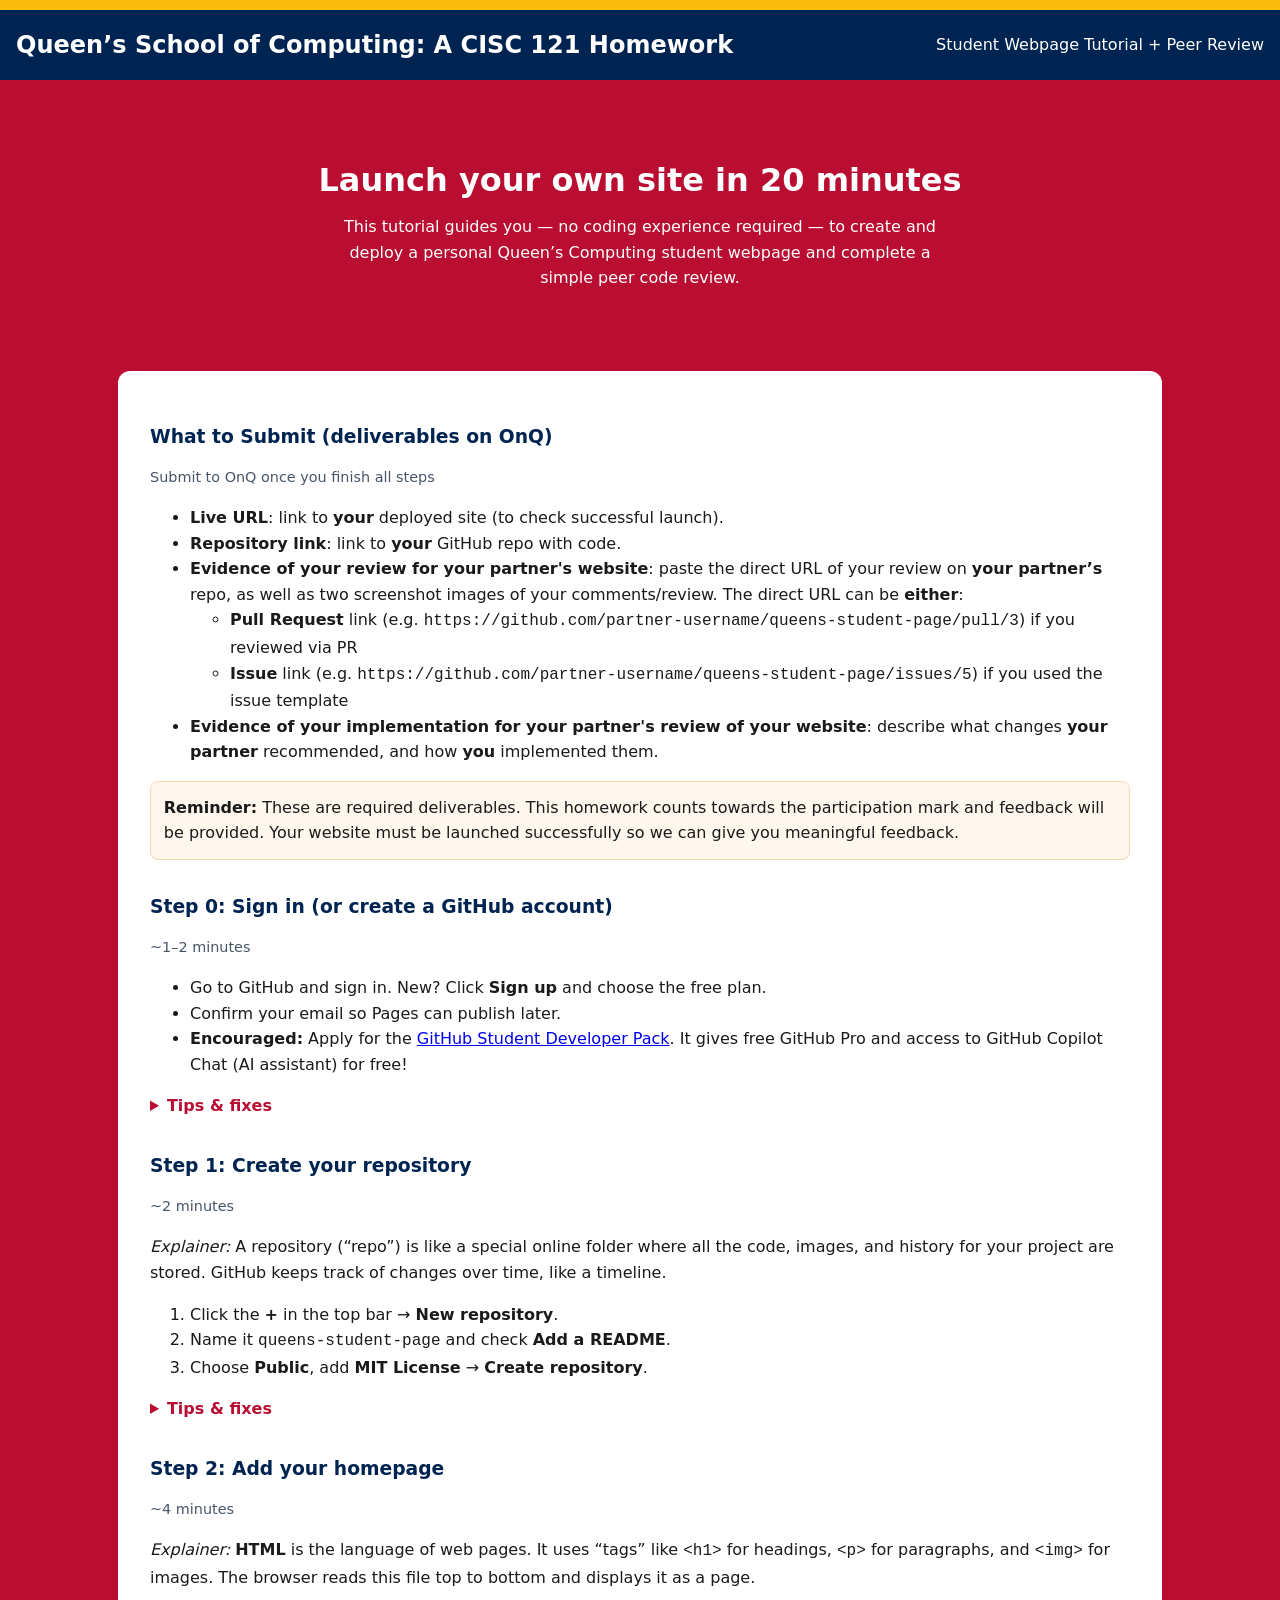
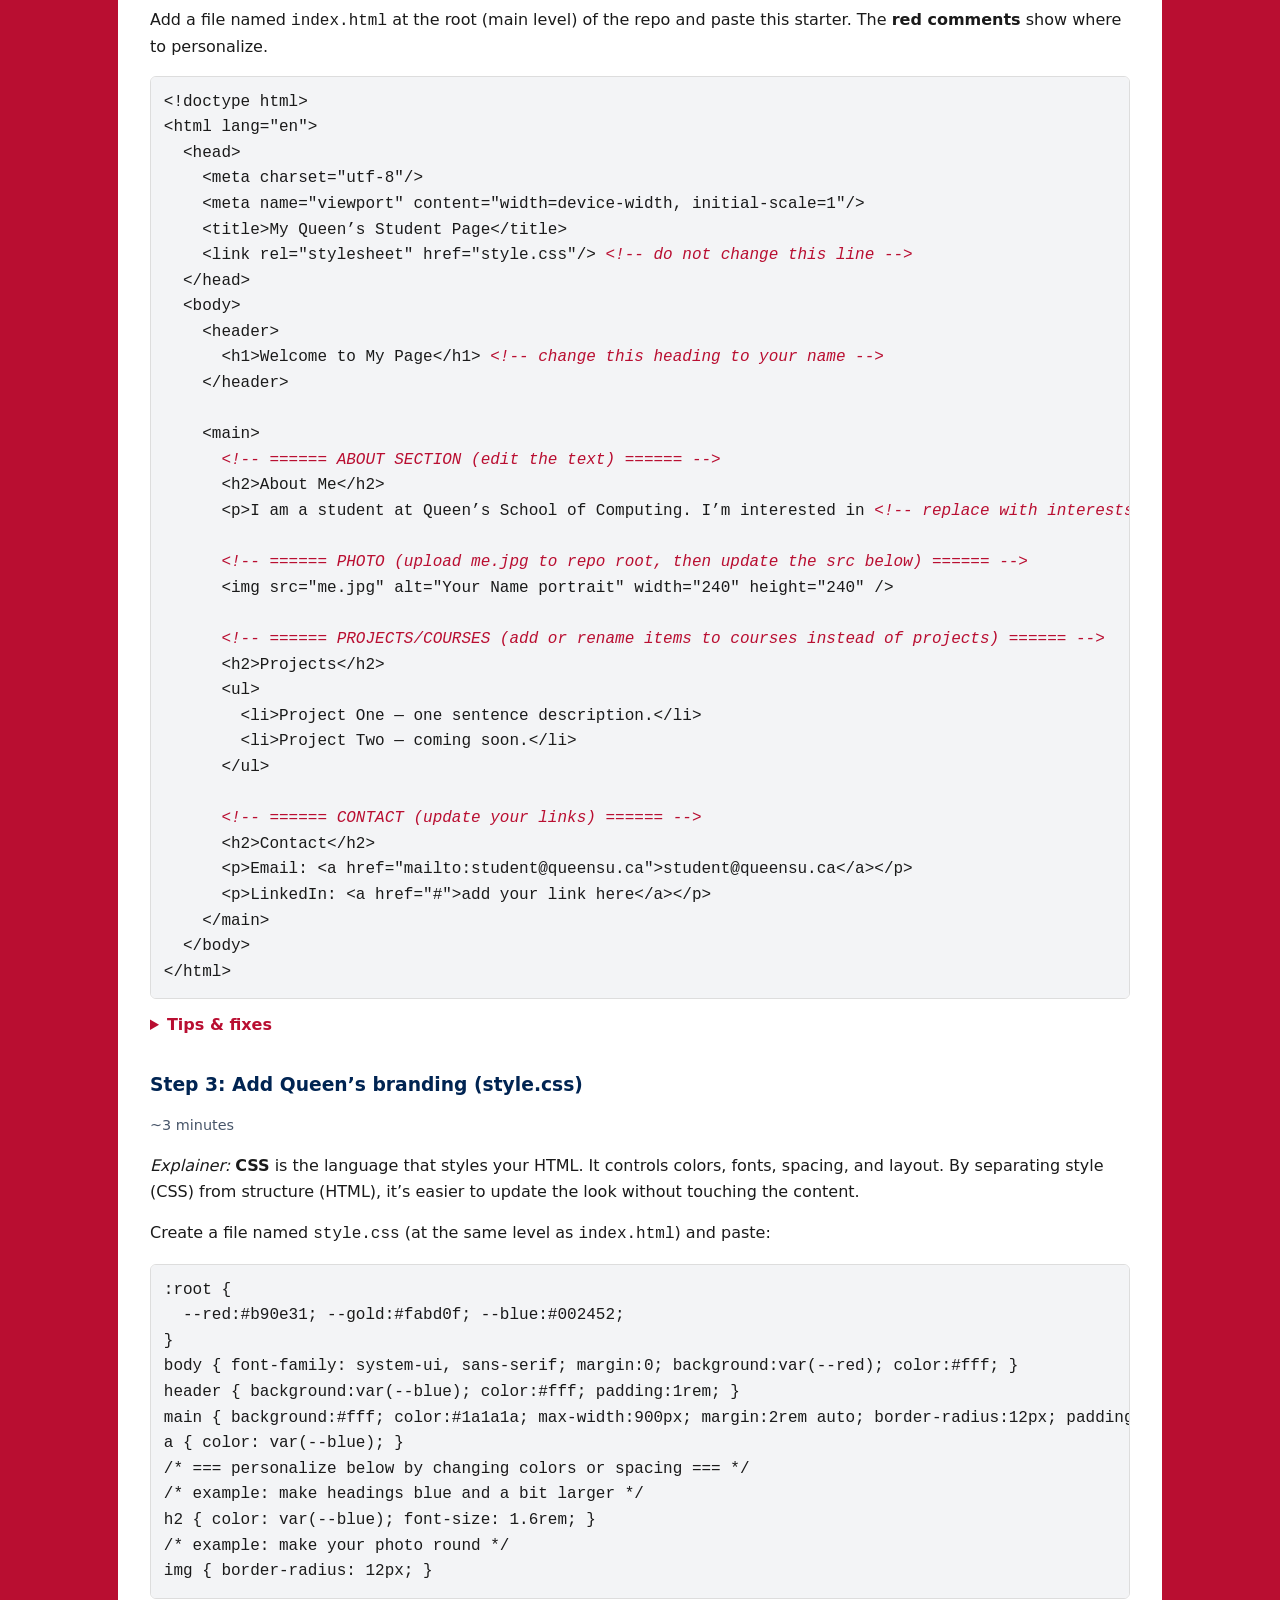
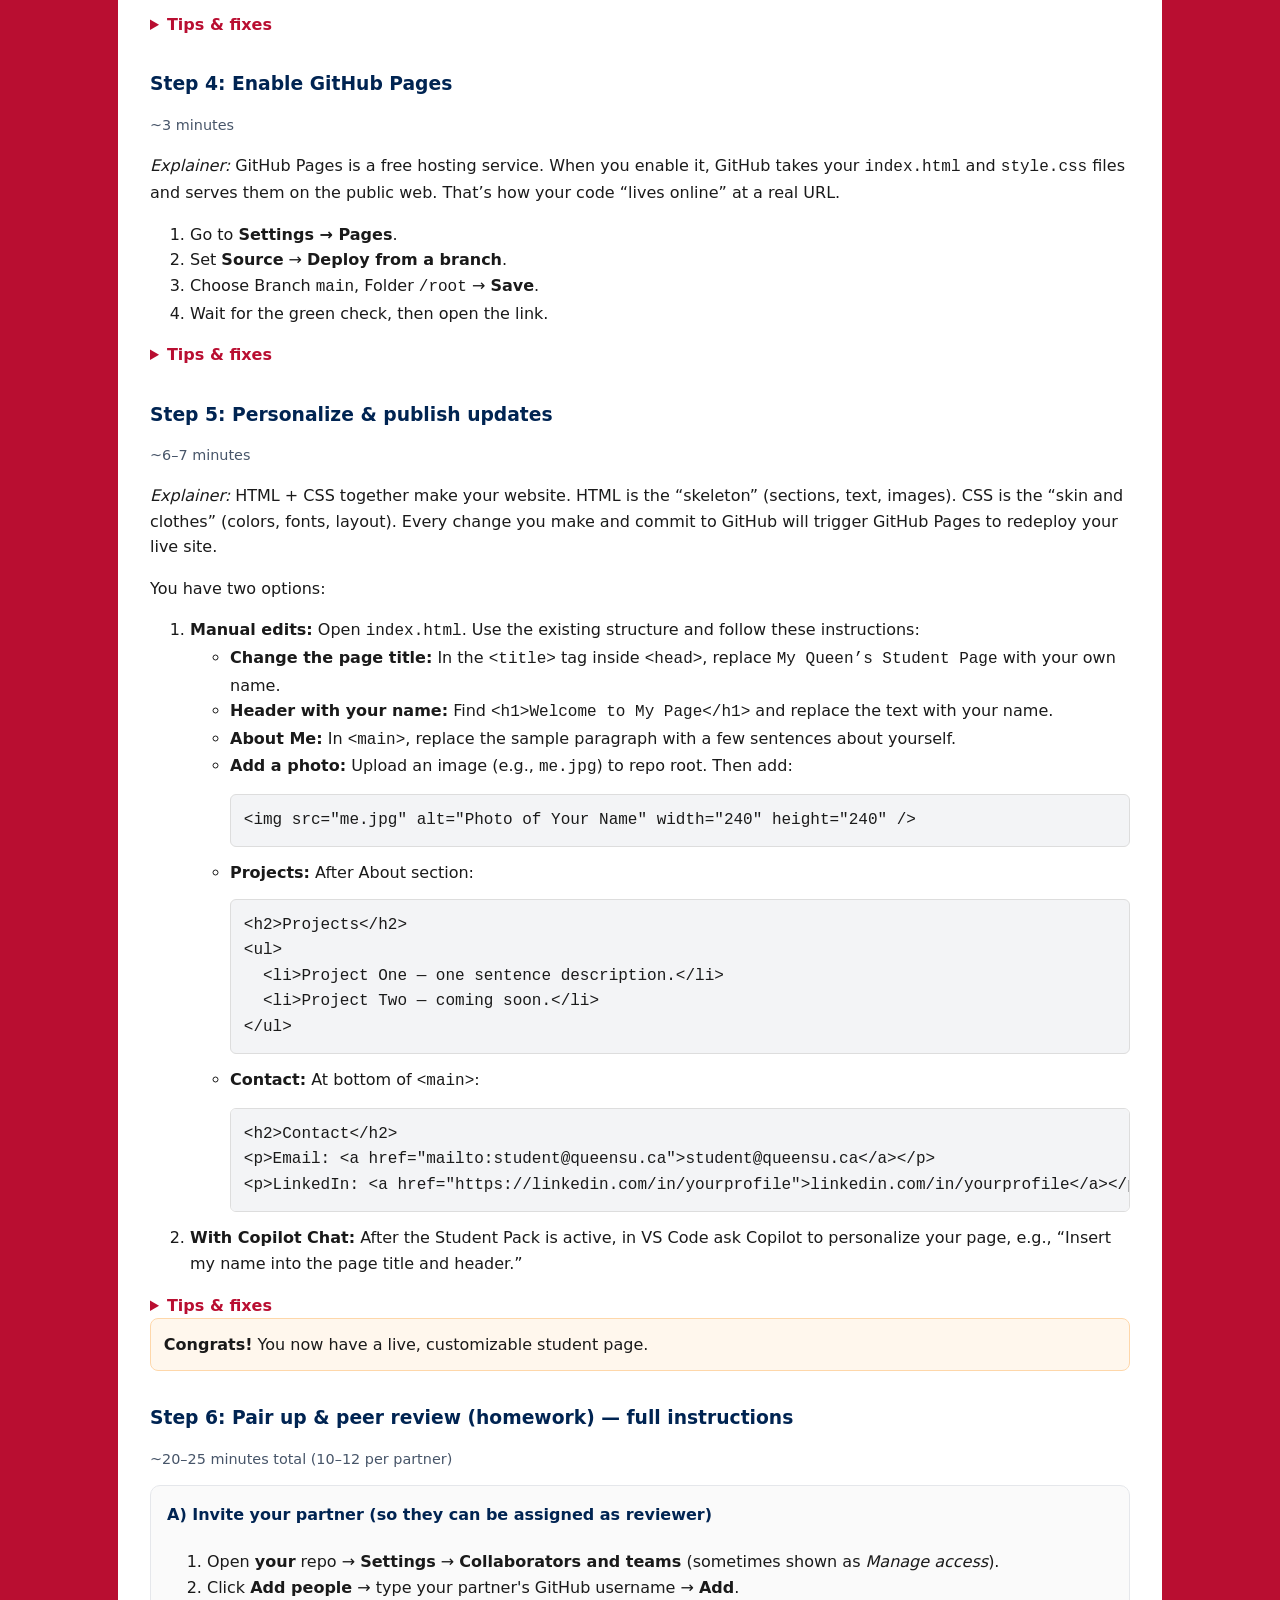
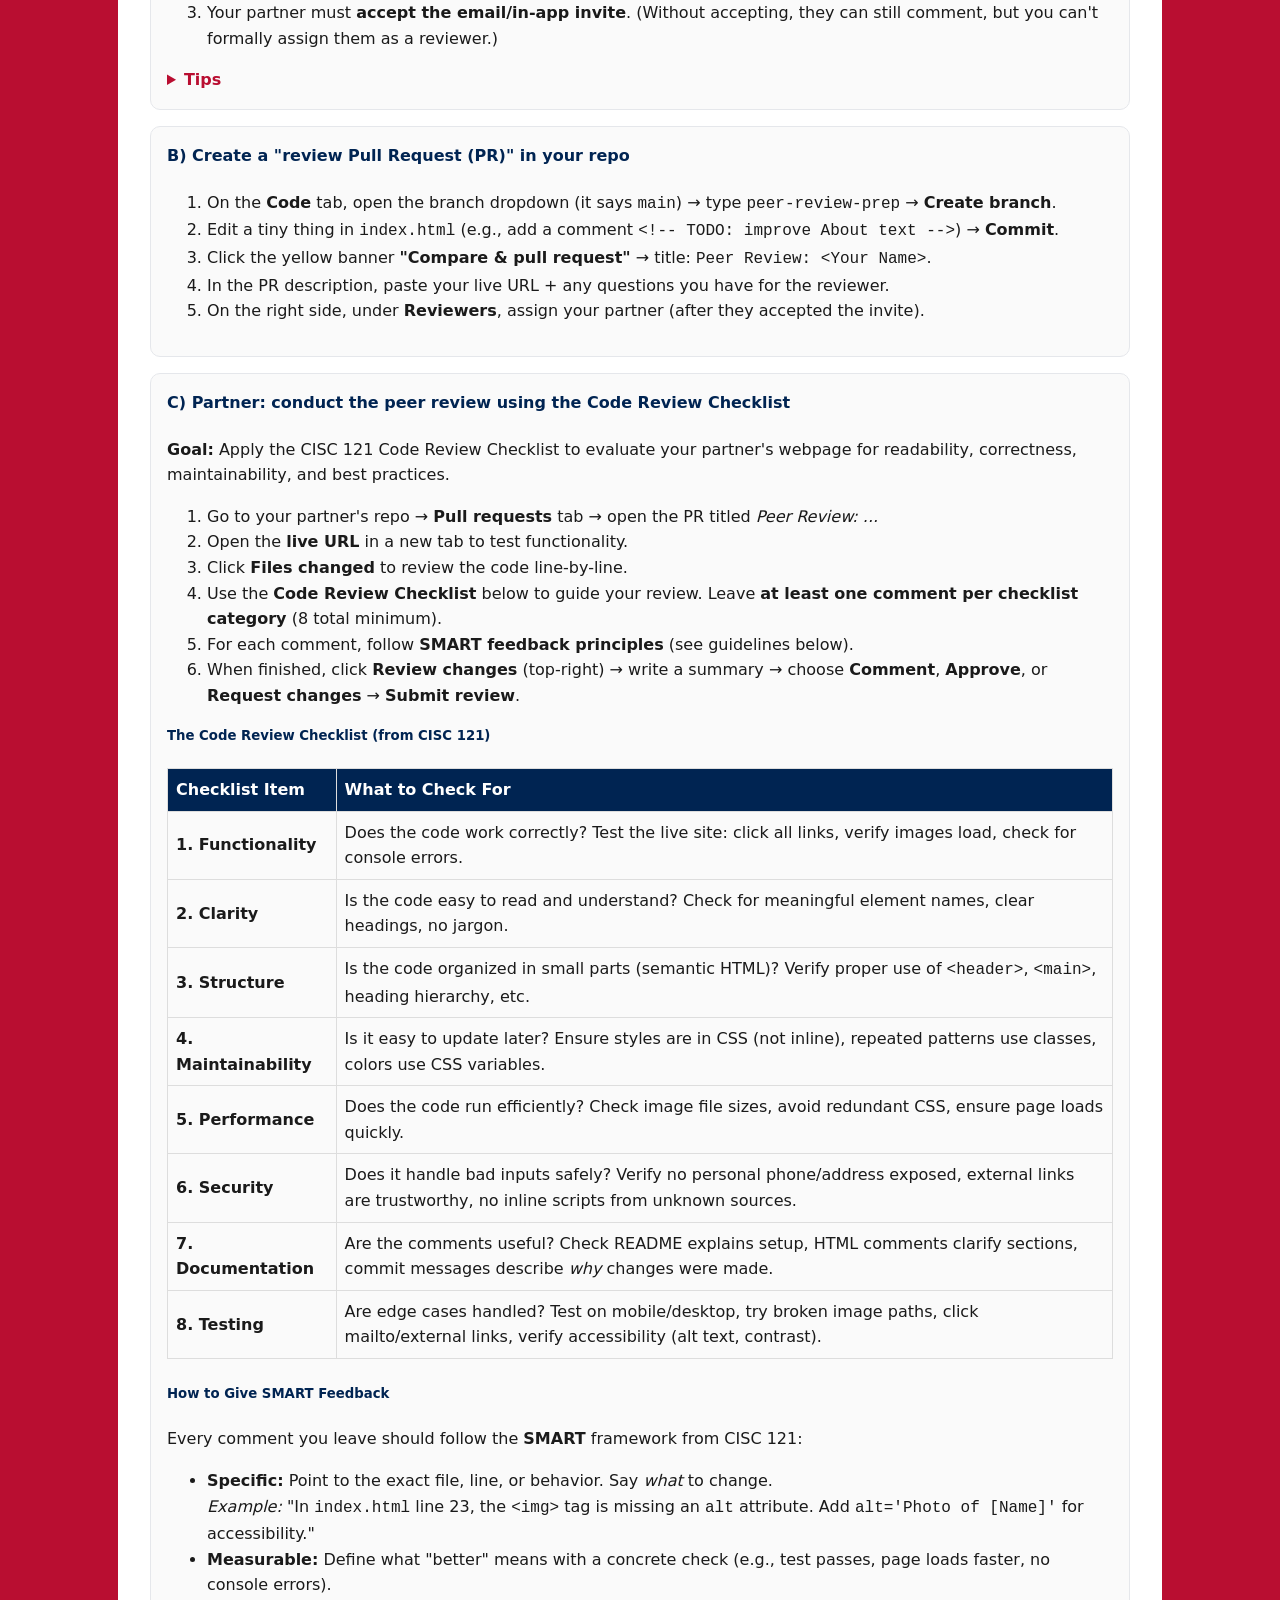
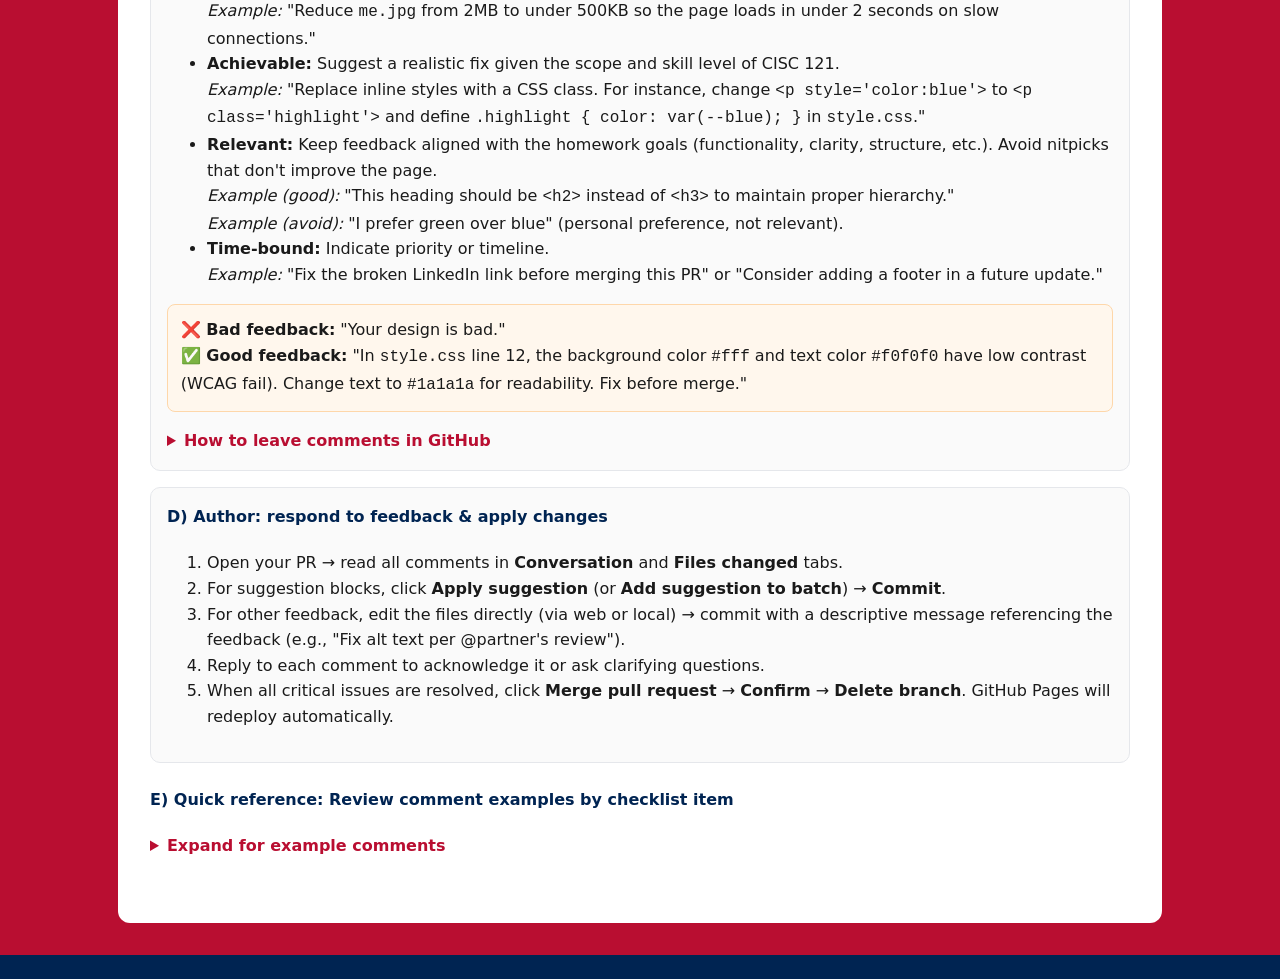
<file: index.html>
<!doctype html>
<html lang="en">
  <head>
    <meta charset="utf-8" />
    <meta name="viewport" content="width=device-width, initial-scale=1" />
    <title>Queen’s School of Computing Student Page: A CISC 121 Homework</title>
    <meta name="description" content="A 20‑minute hands-on lab: launch your own Queen’s School of Computing student webpage using GitHub Pages, then complete a peer review." />
    <style>
      :root {
        --queens-red: #b90e31;
        --queens-gold: #fabd0f;
        --queens-blue: #002452;
        --text-light: #ffffff;
        --text-dark: #1a1a1a;
      }
      body { margin: 0; font-family: system-ui, sans-serif; line-height: 1.6; background: var(--queens-red); color: var(--text-light); }
      .gold-bar { height: 10px; background: var(--queens-gold); }
      header { background: var(--queens-blue); padding: 1rem; display: flex; justify-content: space-between; align-items: center; color: var(--text-light); }
      header h1 { margin: 0; font-size: 1.5rem; }
      .hero { background: var(--queens-red); text-align: center; padding: 3rem 1rem; }
      .hero h2 { font-size: 2rem; margin-bottom: .5rem; }
      .hero p { max-width: 60ch; margin: 0 auto; }
      main { background: #fff; color: var(--text-dark); padding: 2rem; max-width: 980px; margin: 2rem auto; border-radius: 12px; }
      section { margin-bottom: 2rem; }
      section h3 { color: var(--queens-blue); margin-bottom:.25rem; }
      .time { font-size:.9rem; color:#475569; }
      details { margin-top: .5rem; }
      details summary { cursor: pointer; color: var(--queens-red); font-weight:600; }
      code { font-family: ui-monospace, Consolas, monospace; }
      pre { background: #f3f4f6; border: 1px solid #ddd; border-radius: 6px; padding: .8rem; overflow: auto; max-width: 100%; }
      pre code { white-space: pre; display:block; }
      /* Color for comments inside code samples */
      pre code .hl-comment {
        color: var(--queens-red);   /* or use a darker red: #7a0f12 */
        font-style: italic;
      }
      footer { text-align: center; background: var(--queens-blue); color: var(--text-light); padding: 1.5rem; }
      .callout { background:#fff7ed; border:1px solid #fed7aa; padding:.8rem; border-radius:8px; }
      .checklist { list-style: none; padding-left:0; }
      .checklist li { margin:.25rem 0; }
      .card { border:1px solid #e5e7eb; border-radius:10px; padding:1rem; background:#fafafa; }
    </style>
  </head>
  <body>
    <div class="gold-bar"></div>
    <header>
      <h1>Queen’s School of Computing: A CISC 121 Homework</h1>
      <span>Student Webpage Tutorial + Peer Review</span>
    </header>

    <div class="hero">
      <h2>Launch your own site in 20 minutes</h2>
      <p>This tutorial guides you — no coding experience required — to create and deploy a personal Queen’s Computing student webpage and complete a simple peer code review.</p>
    </div>

    <main>
      <section>
        <h3>What to Submit (deliverables on OnQ)</h3>
        <p class="time">Submit to OnQ once you finish all steps</p>
        <ul>
          <li><b>Live URL</b>: link to <b>your</b> deployed site (to check successful launch).</li>
          <li><b>Repository link</b>: link to <b>your</b> GitHub repo with code.</li>
          <li><b>Evidence of your review for your partner's website</b>: paste the direct URL of your review on <b>your partner’s</b> repo, as well as two screenshot images of your comments/review. The direct URL can be <b>either</b>:  <ul><li> <b>Pull Request</b> link (e.g. <code>https://github.com/partner-username/queens-student-page/pull/3</code>) if you reviewed via PR</li><li> <b>Issue</b> link (e.g. <code>https://github.com/partner-username/queens-student-page/issues/5</code>) if you used the issue template</li></ul></li>
          <li><b>Evidence of your implementation for your partner's review of your website</b>: describe what changes <b>your partner</b> recommended, and how <b>you</b> implemented them. </li>
        </ul>
        <div class="callout"><b>Reminder:</b> These are required deliverables. This homework counts towards the participation mark and feedback will be provided. Your website must be launched successfully so we can give you meaningful feedback.</div>
      </section>

      <section>
        <h3>Step 0: Sign in (or create a GitHub account)</h3>
        <p class="time">~1–2 minutes</p>
        <ul>
          <li>Go to GitHub and sign in. New? Click <b>Sign up</b> and choose the free plan.</li>
          <li>Confirm your email so Pages can publish later.</li>
          <li><b>Encouraged:</b> Apply for the <a href="https://education.github.com/pack" target="_blank">GitHub Student Developer Pack</a>. It gives free GitHub Pro and access to GitHub Copilot Chat (AI assistant) for free!</li>
        </ul>
        <details><summary>Tips & fixes</summary>
          <ul>
            <li><b>No verification email?</b> Check spam or click <em>Resend verification</em>.</li>
            <li><b>Forgot password?</b> Use <em>Forgot password</em> on the sign‑in page.</li>
            <li><b>Student Pack rejected?</b> Re‑apply with your Queen’s email and a photo of your student card.</li>
          </ul>
        </details>
      </section>

      <section>
        <h3>Step 1: Create your repository</h3>
        <p class="time">~2 minutes</p>
        <p><i>Explainer:</i> A repository (“repo”) is like a special online folder where all the code, images, and history for your project are stored. GitHub keeps track of changes over time, like a timeline.</p>
        <ol>
          <li>Click the <b>+</b> in the top bar → <b>New repository</b>.</li>
          <li>Name it <code>queens‑student‑page</code> and check <b>Add a README</b>.</li>
          <li>Choose <b>Public</b>, add <b>MIT License</b> → <b>Create repository</b>.</li>
        </ol>
        <details><summary>Tips & fixes</summary>
          <ul>
            <li><b>Repo name taken?</b> Try <code>queens‑student‑page‑2025</code>.</li>
            <li><b>Private repo?</b> GitHub Pages works only on Public (unless paid plan).</li>
          </ul>
        </details>
      </section>

      <section>
        <h3>Step 2: Add your homepage</h3>
        <p class="time">~4 minutes</p>
        <p><i>Explainer:</i> <b>HTML</b> is the language of web pages. It uses “tags” like <code>&lt;h1&gt;</code> for headings, <code>&lt;p&gt;</code> for paragraphs, and <code>&lt;img&gt;</code> for images. The browser reads this file top to bottom and displays it as a page.</p>
        <p>Add a file named <code>index.html</code> at the root (main level) of the repo and paste this starter. The <b>red comments</b> show where to personalize.</p>
        <pre><code>&lt;!doctype html&gt;
&lt;html lang="en"&gt;
  &lt;head&gt;
    &lt;meta charset="utf-8"/&gt;
    &lt;meta name="viewport" content="width=device-width, initial-scale=1"/&gt;
    &lt;title&gt;My Queen’s Student Page&lt;/title&gt;
    &lt;link rel="stylesheet" href="style.css"/&gt; &lt;!-- do not change this line --&gt;
  &lt;/head&gt;
  &lt;body&gt;
    &lt;header&gt;
      &lt;h1&gt;Welcome to My Page&lt;/h1&gt; &lt;!-- change this heading to your name --&gt;
    &lt;/header&gt;

    &lt;main&gt;
      &lt;!-- ====== ABOUT SECTION (edit the text) ====== --&gt;
      &lt;h2&gt;About Me&lt;/h2&gt;
      &lt;p&gt;I am a student at Queen’s School of Computing. I’m interested in &lt;!-- replace with interests --&gt;.&lt;/p&gt;

      &lt;!-- ====== PHOTO (upload me.jpg to repo root, then update the src below) ====== --&gt;
      &lt;img src="me.jpg" alt="Your Name portrait" width="240" height="240" /&gt;

      &lt;!-- ====== PROJECTS/COURSES (add or rename items to courses instead of projects) ====== --&gt;
      &lt;h2&gt;Projects&lt;/h2&gt;
      &lt;ul&gt;
        &lt;li&gt;Project One — one sentence description.&lt;/li&gt;
        &lt;li&gt;Project Two — coming soon.&lt;/li&gt;
      &lt;/ul&gt;

      &lt;!-- ====== CONTACT (update your links) ====== --&gt;
      &lt;h2&gt;Contact&lt;/h2&gt;
      &lt;p&gt;Email: &lt;a href="mailto:student@queensu.ca"&gt;student@queensu.ca&lt;/a&gt;&lt;/p&gt;
      &lt;p&gt;LinkedIn: &lt;a href="#"&gt;add your link here&lt;/a&gt;&lt;/p&gt;
    &lt;/main&gt;
  &lt;/body&gt;
&lt;/html&gt;</code></pre>
        <details><summary>Tips & fixes</summary>
          <ul>
            <li><b>Where to place?</b> The file is at the top level of your repo, not inside a folder.</li>
            <li><b>Wrong name?</b> Must be exactly <code>index.html</code>.</li>
          </ul>
        </details>
      </section>

      <section>
        <h3>Step 3: Add Queen’s branding (style.css)</h3>
        <p class="time">~3 minutes</p>
        <p><i>Explainer:</i> <b>CSS</b> is the language that styles your HTML. It controls colors, fonts, spacing, and layout. By separating style (CSS) from structure (HTML), it’s easier to update the look without touching the content.</p>
        <p>Create a file named <code>style.css</code> (at the same level as <code>index.html</code>) and paste:</p>
        <pre><code>:root {
  --red:#b90e31; --gold:#fabd0f; --blue:#002452;
}
body { font-family: system-ui, sans-serif; margin:0; background:var(--red); color:#fff; }
header { background:var(--blue); color:#fff; padding:1rem; }
main { background:#fff; color:#1a1a1a; max-width:900px; margin:2rem auto; border-radius:12px; padding:1.5rem; }
a { color: var(--blue); }
/* === personalize below by changing colors or spacing === */
/* example: make headings blue and a bit larger */
h2 { color: var(--blue); font-size: 1.6rem; }
/* example: make your photo round */
img { border-radius: 12px; }
</code></pre>
        <details><summary>Tips & fixes</summary>
          <ul>
            <li><b>Not working?</b> Ensure <code>&lt;link rel="stylesheet" href="style.css"&gt;</code> is inside <code>&lt;head&gt;</code> of <code>index.html</code>.</li>
            <li><b>Colors look off?</b> Double‑check the hex codes.</li>
            <li><b>Long code lines overflow?</b> Scroll the code block; boxes now scroll horizontally if needed.</li>
          </ul>
        </details>
      </section>

      <section>
        <h3>Step 4: Enable GitHub Pages</h3>
        <p class="time">~3 minutes</p>
        <p><i>Explainer:</i> GitHub Pages is a free hosting service. When you enable it, GitHub takes your <code>index.html</code> and <code>style.css</code> files and serves them on the public web. That’s how your code “lives online” at a real URL.</p>
        <ol>
          <li>Go to <b>Settings → Pages</b>.</li>
          <li>Set <b>Source</b> → <b>Deploy from a branch</b>.</li>
          <li>Choose Branch <code>main</code>, Folder <code>/root</code> → <b>Save</b>.</li>
          <li>Wait for the green check, then open the link.</li>
        </ol>
        <details><summary>Tips & fixes</summary>
          <ul>
            <li><b>404?</b> Wait a minute and refresh.</li>
            <li><b>No URL?</b> Confirm repo is Public and branch/folder are set.</li>
          </ul>
        </details>
      </section>

      <section>
        <h3>Step 5: Personalize & publish updates</h3>
        <p class="time">~6–7 minutes</p>
        <p><i>Explainer:</i> HTML + CSS together make your website. HTML is the “skeleton” (sections, text, images). CSS is the “skin and clothes” (colors, fonts, layout). Every change you make and commit to GitHub will trigger GitHub Pages to redeploy your live site.</p>
        <p>You have two options:</p>
        <ol>
          <li><b>Manual edits:</b> Open <code>index.html</code>. Use the existing structure and follow these instructions:
            <ul>
              <li><b>Change the page title:</b> In the <code>&lt;title&gt;</code> tag inside <code>&lt;head&gt;</code>, replace <code>My Queen’s Student Page</code> with your own name.</li>
              <li><b>Header with your name:</b> Find <code>&lt;h1&gt;Welcome to My Page&lt;/h1&gt;</code> and replace the text with your name.</li>
              <li><b>About Me:</b> In <code>&lt;main&gt;</code>, replace the sample paragraph with a few sentences about yourself.</li>
              <li><b>Add a photo:</b> Upload an image (e.g., <code>me.jpg</code>) to repo root. Then add:
                <pre><code>&lt;img src="me.jpg" alt="Photo of Your Name" width="240" height="240" /&gt;</code></pre>
              </li>
              <li><b>Projects:</b> After About section:
                <pre><code>&lt;h2&gt;Projects&lt;/h2&gt;
&lt;ul&gt;
  &lt;li&gt;Project One — one sentence description.&lt;/li&gt;
  &lt;li&gt;Project Two — coming soon.&lt;/li&gt;
&lt;/ul&gt;</code></pre>
              </li>
              <li><b>Contact:</b> At bottom of <code>&lt;main&gt;</code>:
                <pre><code>&lt;h2&gt;Contact&lt;/h2&gt;
&lt;p&gt;Email: &lt;a href="mailto:student@queensu.ca"&gt;student@queensu.ca&lt;/a&gt;&lt;/p&gt;
&lt;p&gt;LinkedIn: &lt;a href="https://linkedin.com/in/yourprofile"&gt;linkedin.com/in/yourprofile&lt;/a&gt;&lt;/p&gt;</code></pre>
              </li>
            </ul>
          </li>
          <li><b>With Copilot Chat:</b> After the Student Pack is active, in VS Code ask Copilot to personalize your page, e.g., “Insert my name into the page title and header.”</li>
        </ol>
        <details><summary>Tips & fixes</summary>
          <ul>
            <li><b>Image not showing?</b> Ensure file is uploaded at repo root and filename matches exactly.</li>
            <li><b>Broken layout?</b> Keep new sections inside <code>&lt;main&gt;...&lt;/main&gt;</code>.</li>
            <li><b>Made a mistake? Revert to an earlier version:</b> Go to your repo → <b>Code</b> tab → click the commit count (e.g., "15 commits") → find the working version → click the commit hash → click <b>Browse files</b> → copy the URL. Then go back to <b>Code</b> tab → <b>Add file</b> → <b>Upload files</b> → drag your backup files or use the web editor to manually restore the working content. <i>Alternative:</i> Click the commit hash → click <b>Revert</b> button (if available) → <b>Create revert commit</b>.</li>
          </ul>
        </details>
        <div class="callout"><b>Congrats!</b> You now have a live, customizable student page.</div>
      </section>

      <section>
        <h3>Step 6: Pair up & peer review (homework) — full instructions</h3>
        <p class="time">~20–25 minutes total (10–12 per partner)</p>

        <div class="card">
          <h4 style="margin-top:0;color:var(--queens-blue)">A) Invite your partner (so they can be assigned as reviewer)</h4>
          <ol>
            <li>Open <b>your</b> repo → <b>Settings</b> → <b>Collaborators and teams</b> (sometimes shown as <em>Manage access</em>).</li>
            <li>Click <b>Add people</b> → type your partner's GitHub username → <b>Add</b>.</li>
            <li>Your partner must <b>accept the email/in-app invite</b>. (Without accepting, they can still comment, but you can't formally assign them as a reviewer.)</li>
          </ol>
          <details><summary>Tips</summary>
            <ul>
              <li>Public repos allow comments from anyone; adding as collaborator enables formal <em>Review</em> assignments and suggestion commits.</li>
              <li>If <em>Collaborators and teams</em> isn't visible, ensure you're the repo owner.</li>
            </ul>
          </details>
        </div>

        <div class="card" style="margin-top:1rem">
          <h4 style="margin-top:0;color:var(--queens-blue)">B) Create a "review Pull Request (PR)" in your repo</h4>
          <ol>
            <li>On the <b>Code</b> tab, open the branch dropdown (it says <code>main</code>) → type <code>peer-review-prep</code> → <b>Create branch</b>.</li>
            <li>Edit a tiny thing in <code>index.html</code> (e.g., add a comment <code>&lt;!-- TODO: improve About text --&gt;</code>) → <b>Commit</b>.</li>
            <li>Click the yellow banner <b>"Compare &amp; pull request"</b> → title: <code>Peer Review: &lt;Your Name&gt;</code>.</li>
            <li>In the PR description, paste your live URL + any questions you have for the reviewer.</li>
            <li>On the right side, under <b>Reviewers</b>, assign your partner (after they accepted the invite).</li>
          </ol>
        </div>

        <div class="card" style="margin-top:1rem">
          <h4 style="margin-top:0;color:var(--queens-blue)">C) Partner: conduct the peer review using the Code Review Checklist</h4>
          <p><b>Goal:</b> Apply the CISC 121 Code Review Checklist to evaluate your partner's webpage for readability, correctness, maintainability, and best practices.</p>
          
          <ol>
            <li>Go to your partner's repo → <b>Pull requests</b> tab → open the PR titled <em>Peer Review: ...</em></li>
            <li>Open the <b>live URL</b> in a new tab to test functionality.</li>
            <li>Click <b>Files changed</b> to review the code line-by-line.</li>
            <li>Use the <b>Code Review Checklist</b> below to guide your review. Leave <b>at least one comment per checklist category</b> (8 total minimum).</li>
            <li>For each comment, follow <b>SMART feedback principles</b> (see guidelines below).</li>
            <li>When finished, click <b>Review changes</b> (top-right) → write a summary → choose <b>Comment</b>, <b>Approve</b>, or <b>Request changes</b> → <b>Submit review</b>.</li>
          </ol>

          <h5 style="color:var(--queens-blue);margin-top:1rem">The Code Review Checklist (from CISC 121)</h5>
          <table style="width:100%;border-collapse:collapse;margin-top:.5rem">
            <thead>
              <tr style="background: var(--queens-blue);color:#fff">
                <th style="border:1px solid #ddd;padding:.5rem;text-align:left">Checklist Item</th>
                <th style="border:1px solid #ddd;padding:.5rem;text-align:left">What to Check For</th>
              </tr>
            </thead>
            <tbody>
              <tr>
                <td style="border:1px solid #ddd;padding:.5rem"><b>1. Functionality</b></td>
                <td style="border:1px solid #ddd;padding:.5rem">Does the code work correctly? Test the live site: click all links, verify images load, check for console errors.</td>
              </tr>
              <tr>
                <td style="border:1px solid #ddd;padding:.5rem"><b>2. Clarity</b></td>
                <td style="border:1px solid #ddd;padding:.5rem">Is the code easy to read and understand? Check for meaningful element names, clear headings, no jargon.</td>
              </tr>
              <tr>
                <td style="border:1px solid #ddd;padding:.5rem"><b>3. Structure</b></td>
                <td style="border:1px solid #ddd;padding:.5rem">Is the code organized in small parts (semantic HTML)? Verify proper use of <code>&lt;header&gt;</code>, <code>&lt;main&gt;</code>, heading hierarchy, etc.</td>
              </tr>
              <tr>
                <td style="border:1px solid #ddd;padding:.5rem"><b>4. Maintainability</b></td>
                <td style="border:1px solid #ddd;padding:.5rem">Is it easy to update later? Ensure styles are in CSS (not inline), repeated patterns use classes, colors use CSS variables.</td>
              </tr>
              <tr>
                <td style="border:1px solid #ddd;padding:.5rem"><b>5. Performance</b></td>
                <td style="border:1px solid #ddd;padding:.5rem">Does the code run efficiently? Check image file sizes, avoid redundant CSS, ensure page loads quickly.</td>
              </tr>
              <tr>
                <td style="border:1px solid #ddd;padding:.5rem"><b>6. Security</b></td>
                <td style="border:1px solid #ddd;padding:.5rem">Does it handle bad inputs safely? Verify no personal phone/address exposed, external links are trustworthy, no inline scripts from unknown sources.</td>
              </tr>
              <tr>
                <td style="border:1px solid #ddd;padding:.5rem"><b>7. Documentation</b></td>
                <td style="border:1px solid #ddd;padding:.5rem">Are the comments useful? Check README explains setup, HTML comments clarify sections, commit messages describe <em>why</em> changes were made.</td>
              </tr>
              <tr>
                <td style="border:1px solid #ddd;padding:.5rem"><b>8. Testing</b></td>
                <td style="border:1px solid #ddd;padding:.5rem">Are edge cases handled? Test on mobile/desktop, try broken image paths, click mailto/external links, verify accessibility (alt text, contrast).</td>
              </tr>
            </tbody>
          </table>

          <h5 style="color:var(--queens-blue);margin-top:1.5rem">How to Give SMART Feedback</h5>
          <p>Every comment you leave should follow the <b>SMART</b> framework from CISC 121:</p>
          <ul>
            <li><b>Specific:</b> Point to the exact file, line, or behavior. Say <em>what</em> to change. 
              <br><em>Example:</em> "In <code>index.html</code> line 23, the <code>&lt;img&gt;</code> tag is missing an <code>alt</code> attribute. Add <code>alt='Photo of [Name]'</code> for accessibility."
            </li>
            <li><b>Measurable:</b> Define what "better" means with a concrete check (e.g., test passes, page loads faster, no console errors).
              <br><em>Example:</em> "Reduce <code>me.jpg</code> from 2MB to under 500KB so the page loads in under 2 seconds on slow connections."
            </li>
            <li><b>Achievable:</b> Suggest a realistic fix given the scope and skill level of CISC 121.
              <br><em>Example:</em> "Replace inline styles with a CSS class. For instance, change <code>&lt;p style='color:blue'&gt;</code> to <code>&lt;p class='highlight'&gt;</code> and define <code>.highlight { color: var(--blue); }</code> in <code>style.css</code>."
            </li>
            <li><b>Relevant:</b> Keep feedback aligned with the homework goals (functionality, clarity, structure, etc.). Avoid nitpicks that don't improve the page.
              <br><em>Example (good):</em> "This heading should be <code>&lt;h2&gt;</code> instead of <code>&lt;h3&gt;</code> to maintain proper hierarchy."
              <br><em>Example (avoid):</em> "I prefer green over blue" (personal preference, not relevant).
            </li>
            <li><b>Time-bound:</b> Indicate priority or timeline. 
              <br><em>Example:</em> "Fix the broken LinkedIn link before merging this PR" or "Consider adding a footer in a future update."
            </li>
          </ul>

          <div class="callout" style="margin-top:1rem">
            <b>❌ Bad feedback:</b> "Your design is bad."<br>
            <b>✅ Good feedback:</b> "In <code>style.css</code> line 12, the background color <code>#fff</code> and text color <code>#f0f0f0</code> have low contrast (WCAG fail). Change text to <code>#1a1a1a</code> for readability. Fix before merge."
          </div>

          <details style="margin-top:1rem"><summary>How to leave comments in GitHub</summary>
            <ul>
              <li><b>Line-specific comment:</b> In <b>Files changed</b>, hover over a line → click the blue <b>+</b> → type your SMART feedback → <b>Add review comment</b>.</li>
              <li><b>Suggest a code change:</b> Click <b>Insert a suggestion</b> button → edit the code block → <b>Add review comment</b>. The author can apply it with one click.</li>
              <li><b>General comment:</b> Use the <b>Conversation</b> tab for issues that span multiple files (e.g., "All images are missing alt text").</li>
              <li><b>Attach screenshots:</b> Drag-drop images into the comment box to show visual issues (e.g., layout bug on mobile).</li>
            </ul>
          </details>
        </div>

        <div class="card" style="margin-top:1rem">
          <h4 style="margin-top:0;color:var(--queens-blue)">D) Author: respond to feedback & apply changes</h4>
          <ol>
            <li>Open your PR → read all comments in <b>Conversation</b> and <b>Files changed</b> tabs.</li>
            <li>For suggestion blocks, click <b>Apply suggestion</b> (or <b>Add suggestion to batch</b>) → <b>Commit</b>.</li>
            <li>For other feedback, edit the files directly (via web or local) → commit with a descriptive message referencing the feedback (e.g., "Fix alt text per @partner's review").</li>
            <li>Reply to each comment to acknowledge it or ask clarifying questions.</li>
            <li>When all critical issues are resolved, click <b>Merge pull request</b> → <b>Confirm</b> → <b>Delete branch</b>. GitHub Pages will redeploy automatically.</li>
          </ol>
        </div>

        <h4 style="color:var(--queens-blue);margin-top:1.5rem">E) Quick reference: Review comment examples by checklist item</h4>
        <details><summary>Expand for example comments</summary>
          <ul>
            <li><b>Functionality:</b> "The LinkedIn link in line 34 points to <code>#</code> (nowhere). Update to your actual LinkedIn profile or remove it. Fix before merge."</li>
            <li><b>Clarity:</b> "In line 18, the heading 'Stuff' is vague. Change to 'My Projects' or 'Coursework' so visitors understand the section. Fix before merge."</li>
            <li><b>Structure:</b> "Lines 20–25 nest an <code>&lt;h3&gt;</code> directly under <code>&lt;h1&gt;</code> with no <code>&lt;h2&gt;</code>. This breaks heading hierarchy. Change <code>&lt;h3&gt;</code> to <code>&lt;h2&gt;</code>."</li>
            <li><b>Maintainability:</b> "Line 30 uses inline style <code>style='color:#b90e31'</code>. Move this to <code>style.css</code> as <code>.red-text { color: var(--red); }</code> so future color changes are centralized."</li>
            <li><b>Performance:</b> "<code>me.jpg</code> is 3.2MB. Compress to under 500KB using TinyPNG or similar. Goal: page load under 2 seconds on 3G. Fix before merge."</li>
            <li><b>Security:</b> "Line 40 includes your phone number. Remove it unless you intend to make it public. If intentional, acknowledge this comment."</li>
            <li><b>Documentation:</b> "README is empty. Add a sentence: 'Personal student page for CISC 121. Edit <code>index.html</code> to update content.' Can follow up after merge."</li>
            <li><b>Testing:</b> "The <code>&lt;img&gt;</code> in line 28 has no <code>alt</code> attribute. Add <code>alt='Portrait of [Your Name]'</code> for screen-reader users. Fix before merge."</li>
          </ul>
        </details>
      </section>
      
    </main>

    <footer>
      © Queen’s University — School of Computing — CISC 121 — Student Page Tutorial. Built with GitHub Pages.
    </footer>

    <script>
      (function () {
        document.querySelectorAll('pre > code').forEach(code => {
          // Wrap encoded HTML comments like &lt;!-- ... --&gt; with a span for styling
          code.innerHTML = code.innerHTML.replace(
            /&lt;!--([\s\S]*?)--&gt;/g,
            '<span class="hl-comment">&lt;!--$1--&gt;</span>'
          );
        });
      })();
    </script>
    
  </body>
</html>
</file>
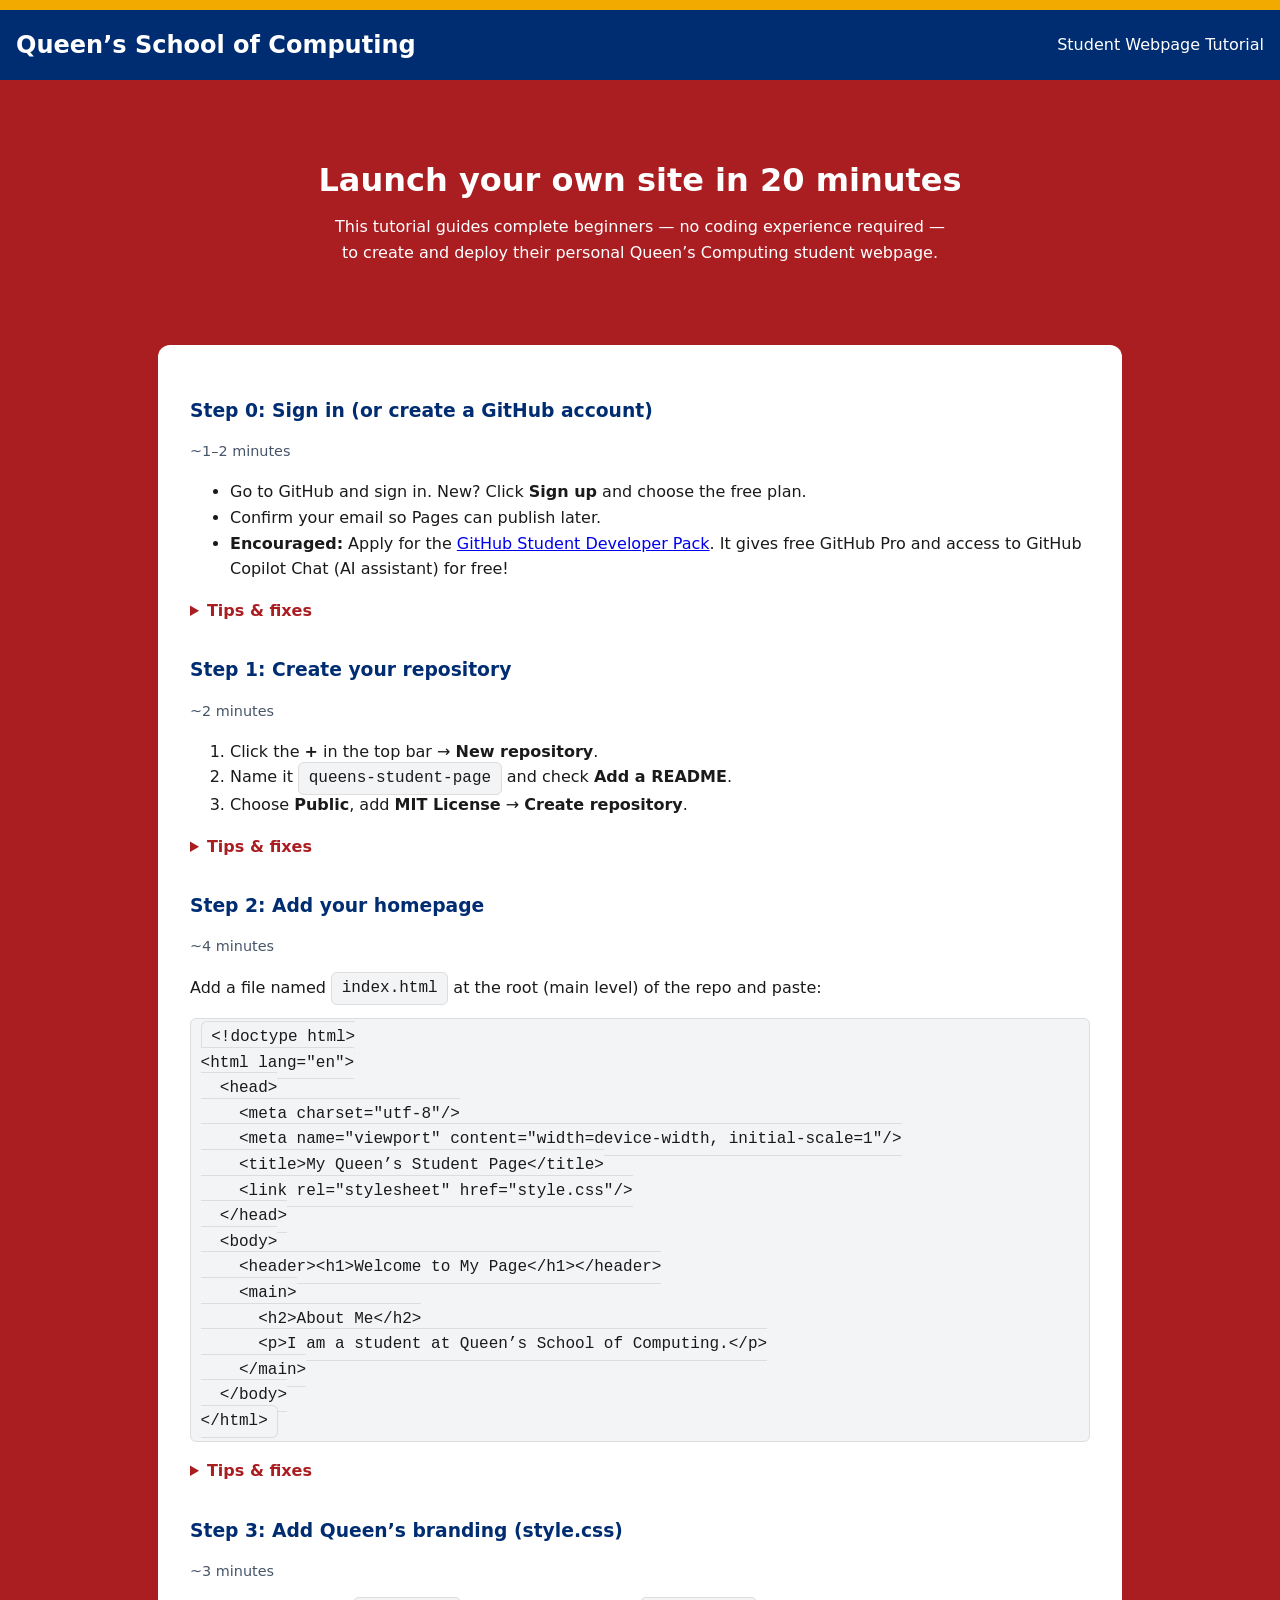
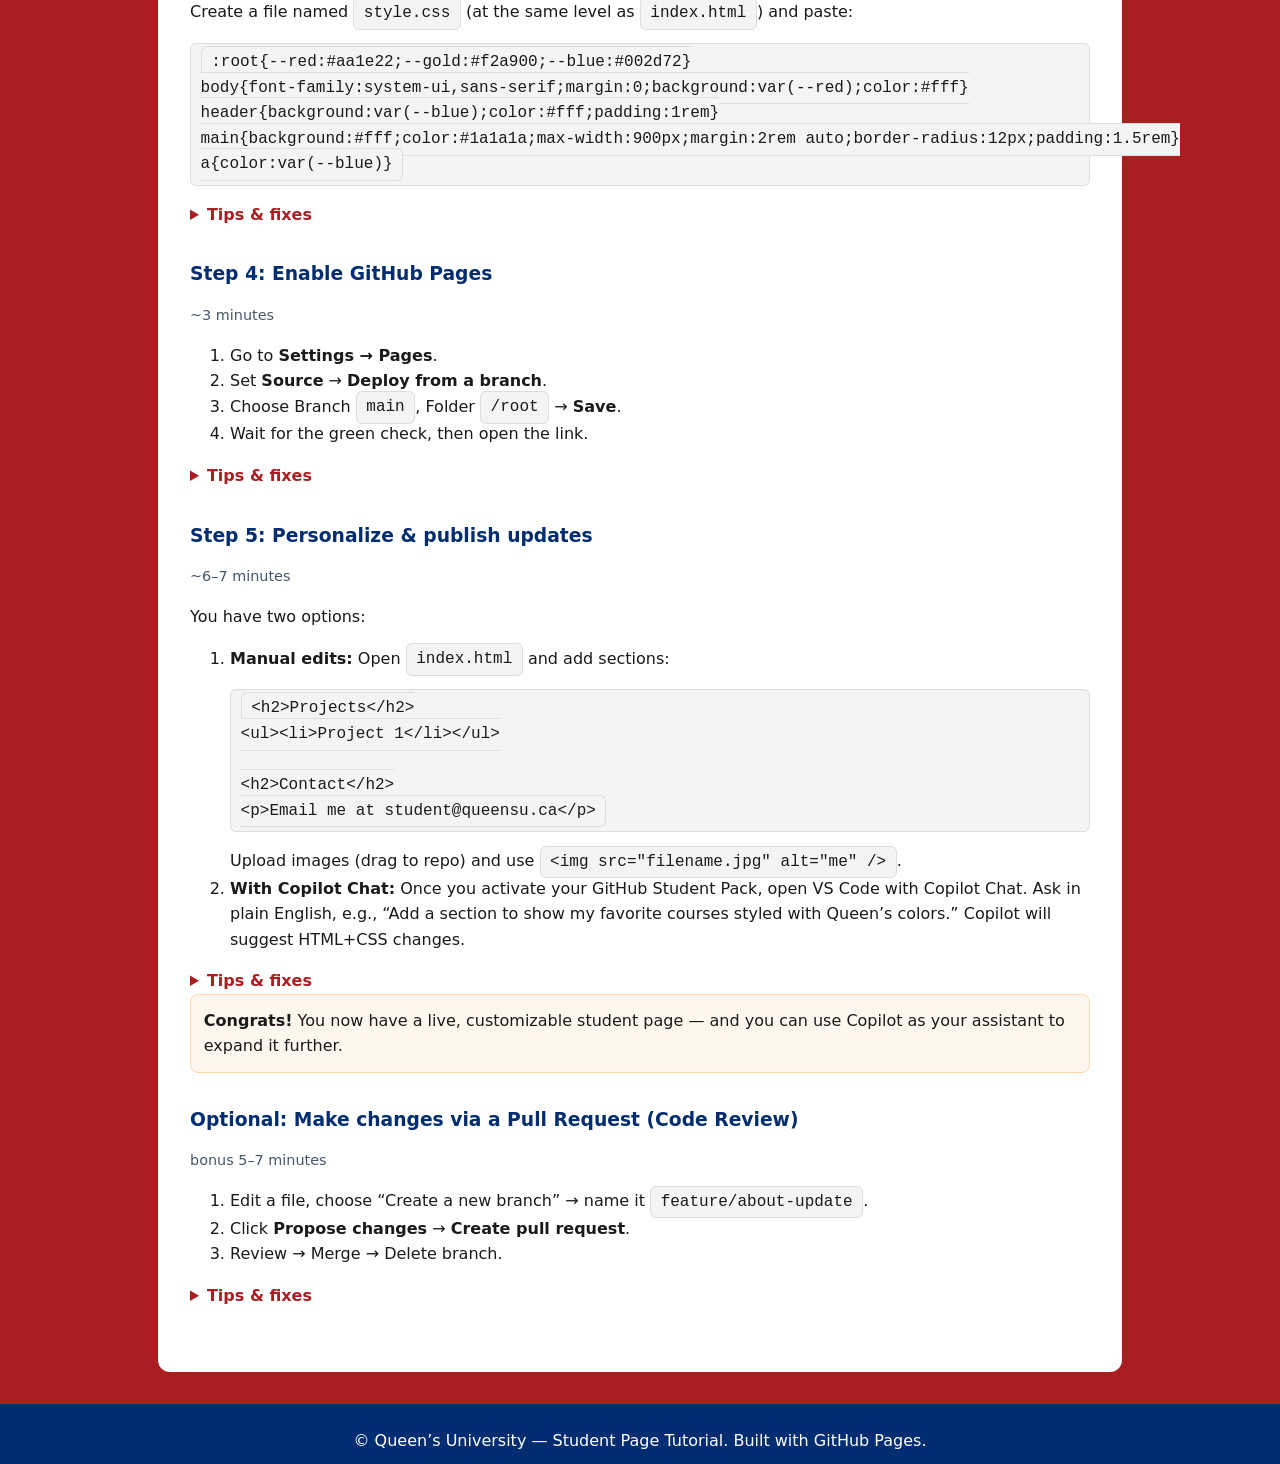
<file: github-website-homework.html>
<!doctype html>
<html lang="en">
  <head>
    <meta charset="utf-8" />
    <meta name="viewport" content="width=device-width, initial-scale=1" />
    <title>Queen’s Computing Student Page</title>
    <meta name="description" content="A 20‑minute hands‑on lab: launch your own Queen’s School of Computing student webpage using GitHub Pages." />
    <style>
      :root {
        --queens-red: #aa1e22;
        --queens-gold: #f2a900;
        --queens-blue: #002d72;
        --text-light: #ffffff;
        --text-dark: #1a1a1a;
      }
      body { margin: 0; font-family: system-ui, sans-serif; line-height: 1.6; background: var(--queens-red); color: var(--text-light); }
      .gold-bar { height: 10px; background: var(--queens-gold); }
      header { background: var(--queens-blue); padding: 1rem; display: flex; justify-content: space-between; align-items: center; color: var(--text-light); }
      header h1 { margin: 0; font-size: 1.5rem; }
      .hero { background: var(--queens-red); text-align: center; padding: 3rem 1rem; }
      .hero h2 { font-size: 2rem; margin-bottom: .5rem; }
      .hero p { max-width: 60ch; margin: 0 auto; }
      main { background: #fff; color: var(--text-dark); padding: 2rem; max-width: 900px; margin: 2rem auto; border-radius: 12px; }
      section { margin-bottom: 2rem; }
      section h3 { color: var(--queens-blue); margin-bottom:.25rem; }
      .time { font-size:.9rem; color:#475569; }
      details { margin-top: .5rem; }
      details summary { cursor: pointer; color: var(--queens-red); font-weight:600; }
      code, pre { background: #f3f4f6; border: 1px solid #ddd; border-radius: 6px; padding: .4rem .6rem; font-family: ui-monospace, Consolas, monospace; }
      footer { text-align: center; background: var(--queens-blue); color: var(--text-light); padding: 1.5rem; }
      .callout { background:#fff7ed; border:1px solid #fed7aa; padding:.8rem; border-radius:8px; }
    </style>
  </head>
  <body>
    <div class="gold-bar"></div>
    <header>
      <h1>Queen’s School of Computing</h1>
      <span>Student Webpage Tutorial</span>
    </header>

    <div class="hero">
      <h2>Launch your own site in 20 minutes</h2>
      <p>This tutorial guides complete beginners — no coding experience required — to create and deploy their personal Queen’s Computing student webpage.</p>
    </div>

    <main>
      <section>
        <h3>Step 0: Sign in (or create a GitHub account)</h3>
        <p class="time">~1–2 minutes</p>
        <ul>
          <li>Go to GitHub and sign in. New? Click <b>Sign up</b> and choose the free plan.</li>
          <li>Confirm your email so Pages can publish later.</li>
          <li><b>Encouraged:</b> Apply for the <a href="https://education.github.com/pack" target="_blank">GitHub Student Developer Pack</a>. It gives free GitHub Pro and access to GitHub Copilot Chat (AI assistant) for free!</li>
        </ul>
        <details><summary>Tips & fixes</summary>
          <ul>
            <li><b>No verification email?</b> Check spam or click <em>Resend verification</em>.</li>
            <li><b>Forgot password?</b> Use <em>Forgot password</em> on the sign‑in page.</li>
            <li><b>Student Pack rejected?</b> Re‑apply with your Queen’s email and a photo of your student card.</li>
          </ul>
        </details>
      </section>

      <section>
        <h3>Step 1: Create your repository</h3>
        <p class="time">~2 minutes</p>
        <ol>
          <li>Click the <b>+</b> in the top bar → <b>New repository</b>.</li>
          <li>Name it <code>queens‑student‑page</code> and check <b>Add a README</b>.</li>
          <li>Choose <b>Public</b>, add <b>MIT License</b> → <b>Create repository</b>.</li>
        </ol>
        <details><summary>Tips & fixes</summary>
          <ul>
            <li><b>Repo name taken?</b> Try <code>queens‑student‑page‑2025</code>.</li>
            <li><b>Private repo?</b> GitHub Pages works only on Public (unless paid plan).</li>
          </ul>
        </details>
      </section>

      <section>
        <h3>Step 2: Add your homepage</h3>
        <p class="time">~4 minutes</p>
        <p>Add a file named <code>index.html</code> at the root (main level) of the repo and paste:</p>
        <pre><code>&lt;!doctype html&gt;
&lt;html lang="en"&gt;
  &lt;head&gt;
    &lt;meta charset="utf-8"/&gt;
    &lt;meta name="viewport" content="width=device-width, initial-scale=1"/&gt;
    &lt;title&gt;My Queen’s Student Page&lt;/title&gt;
    &lt;link rel="stylesheet" href="style.css"/&gt;
  &lt;/head&gt;
  &lt;body&gt;
    &lt;header&gt;&lt;h1&gt;Welcome to My Page&lt;/h1&gt;&lt;/header&gt;
    &lt;main&gt;
      &lt;h2&gt;About Me&lt;/h2&gt;
      &lt;p&gt;I am a student at Queen’s School of Computing.&lt;/p&gt;
    &lt;/main&gt;
  &lt;/body&gt;
&lt;/html&gt;</code></pre>
        <details><summary>Tips & fixes</summary>
          <ul>
            <li><b>Where to place?</b> The file should be at the top level of your repo, not inside a folder.</li>
            <li><b>Wrong name?</b> Must be exactly <code>index.html</code>.</li>
          </ul>
        </details>
      </section>

      <section>
        <h3>Step 3: Add Queen’s branding (style.css)</h3>
        <p class="time">~3 minutes</p>
        <p>Create a file named <code>style.css</code> (at the same level as <code>index.html</code>) and paste:</p>
        <pre><code>:root{--red:#aa1e22;--gold:#f2a900;--blue:#002d72}
body{font-family:system-ui,sans-serif;margin:0;background:var(--red);color:#fff}
header{background:var(--blue);color:#fff;padding:1rem}
main{background:#fff;color:#1a1a1a;max-width:900px;margin:2rem auto;border-radius:12px;padding:1.5rem}
a{color:var(--blue)}
</code></pre>
        <details><summary>Tips & fixes</summary>
          <ul>
            <li><b>Not working?</b> Ensure <code>&lt;link rel="stylesheet" href="style.css"&gt;</code> is in the <code>&lt;head&gt;</code> of <code>index.html</code>.</li>
            <li><b>Colors look off?</b> Double‑check the hex codes.</li>
          </ul>
        </details>
      </section>

      <section>
        <h3>Step 4: Enable GitHub Pages</h3>
        <p class="time">~3 minutes</p>
        <ol>
          <li>Go to <b>Settings → Pages</b>.</li>
          <li>Set <b>Source</b> → <b>Deploy from a branch</b>.</li>
          <li>Choose Branch <code>main</code>, Folder <code>/root</code> → <b>Save</b>.</li>
          <li>Wait for the green check, then open the link.</li>
        </ol>
        <details><summary>Tips & fixes</summary>
          <ul>
            <li><b>404?</b> Wait a minute and refresh.</li>
            <li><b>No URL?</b> Confirm repo is Public and branch/folder are set.</li>
          </ul>
        </details>
      </section>

      <section>
        <h3>Step 5: Personalize & publish updates</h3>
        <p class="time">~6–7 minutes</p>
        <p>You have two options:</p>
        <ol>
          <li><b>Manual edits:</b> Open <code>index.html</code> and add sections:
            <pre><code>&lt;h2&gt;Projects&lt;/h2&gt;
&lt;ul&gt;&lt;li&gt;Project 1&lt;/li&gt;&lt;/ul&gt;

&lt;h2&gt;Contact&lt;/h2&gt;
&lt;p&gt;Email me at student@queensu.ca&lt;/p&gt;</code></pre>
            Upload images (drag to repo) and use <code>&lt;img src="filename.jpg" alt="me" /&gt;</code>.
          </li>
          <li><b>With Copilot Chat:</b> Once you activate your GitHub Student Pack, open VS Code with Copilot Chat. Ask in plain English, e.g., “Add a section to show my favorite courses styled with Queen’s colors.” Copilot will suggest HTML+CSS changes.
          </li>
        </ol>
        <details><summary>Tips & fixes</summary>
          <ul>
            <li><b>Image not showing?</b> Must be in the repo root and path must match filename exactly.</li>
            <li><b>Unsure how to phrase to Copilot?</b> Be specific: “Add a gold button that links to my LinkedIn.”</li>
            <li><b>Copilot changes in wrong place?</b> Ask it: “Put this inside &lt;main&gt; under the About Me section.”</li>
          </ul>
        </details>
        <div class="callout"><b>Congrats!</b> You now have a live, customizable student page — and you can use Copilot as your assistant to expand it further.</div>
      </section>

      <section>
        <h3>Optional: Make changes via a Pull Request (Code Review)</h3>
        <p class="time">bonus 5–7 minutes</p>
        <ol>
          <li>Edit a file, choose “Create a new branch” → name it <code>feature/about-update</code>.</li>
          <li>Click <b>Propose changes</b> → <b>Create pull request</b>.</li>
          <li>Review → Merge → Delete branch.</li>
        </ol>
        <details><summary>Tips & fixes</summary>
          <ul>
            <li><b>Merge blocked?</b> Confirm PR targets <code>main</code>.</li>
            <li><b>Conflict?</b> Use GitHub’s Resolve conflicts editor.</li>
          </ul>
        </details>
      </section>
    </main>

    <footer>
      © Queen’s University — Student Page Tutorial. Built with GitHub Pages.
    </footer>
  </body>
</html>
</file>
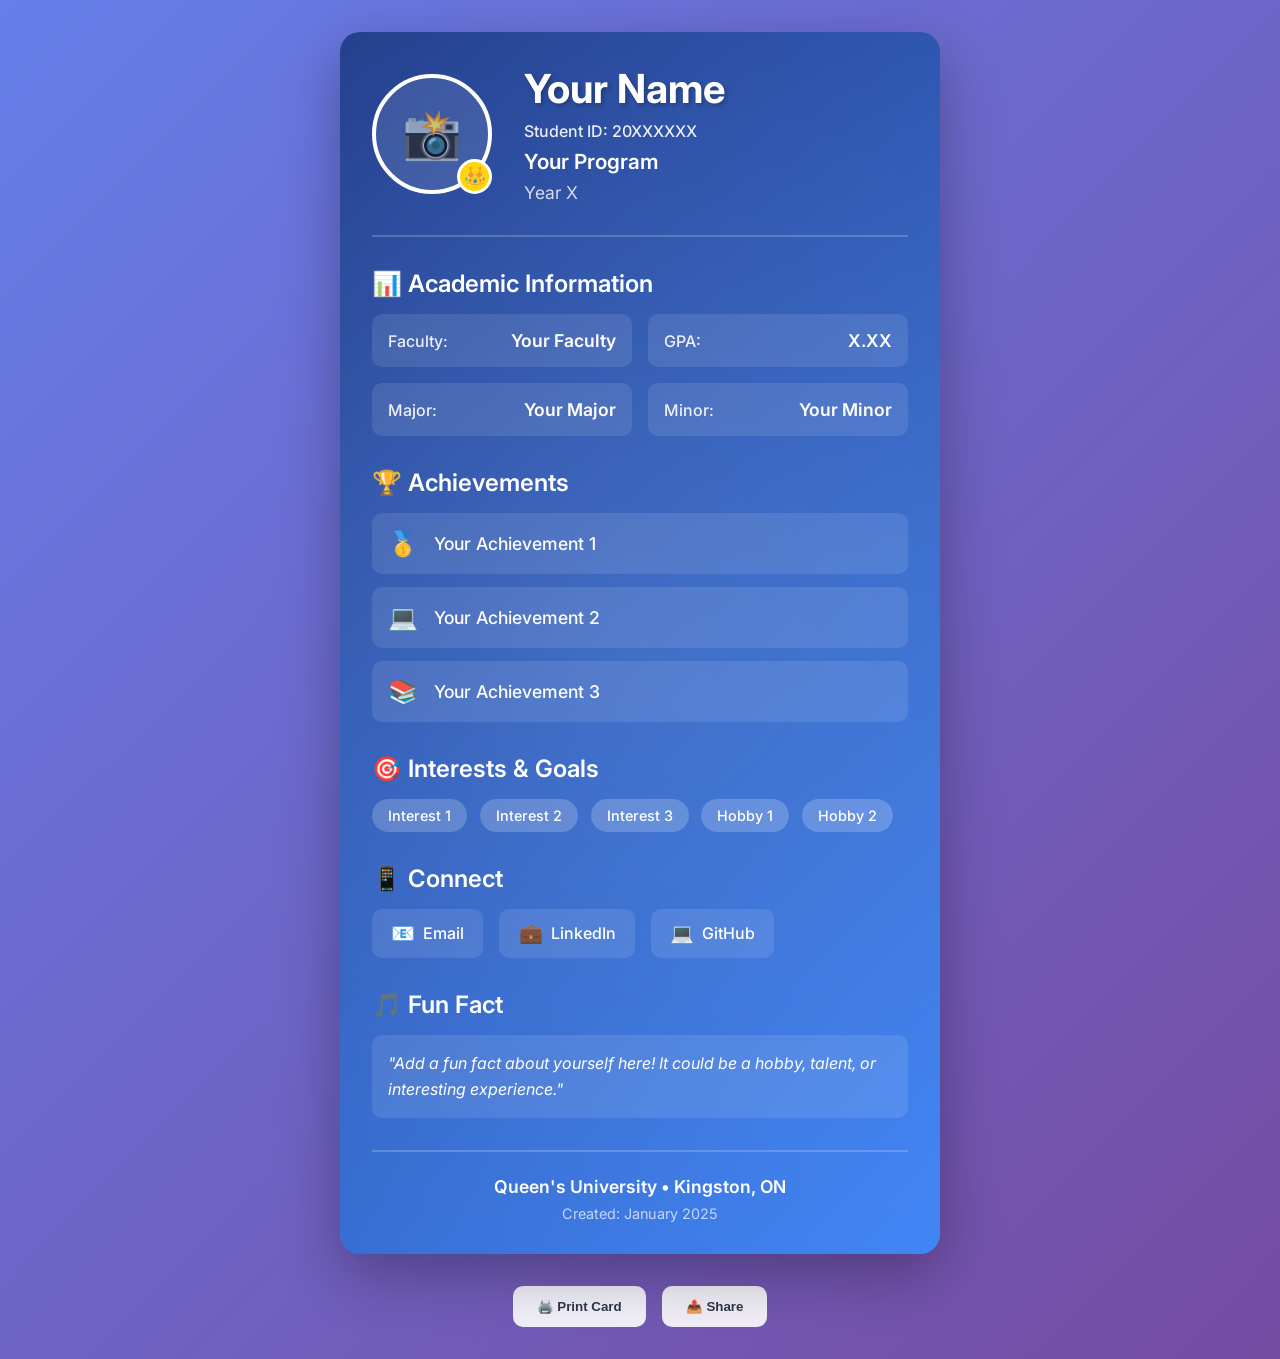
<file: starter-template.html>
<!DOCTYPE html>
<html lang="en">
<head>
    <meta charset="UTF-8">
    <meta name="viewport" content="width=device-width, initial-scale=1.0">
    <title>My Queen's Student Card</title>
    <link rel="stylesheet" href="student-card.css">
    <link href="https://fonts.googleapis.com/css2?family=Inter:wght@300;400;500;600;700&display=swap" rel="stylesheet">
</head>
<body>
    <div class="student-card">
        <!-- Step 1: Add your header information -->
        <div class="card-header">
            <div class="photo-section">
                <div class="profile-photo">
                    <!-- Replace this with your photo -->
                    <div class="photo-placeholder">
                        <span>📸</span>
                    </div>
                </div>
                <div class="queens-logo">
                    <span>👑</span>
                </div>
            </div>
            <div class="basic-info">
                <!-- Replace with your information -->
                <h1>Your Name</h1>
                <p class="student-id">Student ID: 20XXXXXX</p>
                <p class="program">Your Program</p>
                <p class="year">Year X</p>
            </div>
        </div>

        <!-- Step 2: Add your academic information -->
        <div class="academic-info">
            <h2>📊 Academic Information</h2>
            <div class="info-grid">
                <div class="info-item">
                    <span class="label">Faculty:</span>
                    <span class="value">Your Faculty</span>
                </div>
                <div class="info-item">
                    <span class="label">GPA:</span>
                    <span class="value">X.XX</span>
                </div>
                <div class="info-item">
                    <span class="label">Major:</span>
                    <span class="value">Your Major</span>
                </div>
                <div class="info-item">
                    <span class="label">Minor:</span>
                    <span class="value">Your Minor</span>
                </div>
            </div>
        </div>

        <!-- Step 3: Add your achievements (optional) -->
        <div class="achievements">
            <h2>🏆 Achievements</h2>
            <div class="achievement-list">
                <div class="achievement">
                    <span class="achievement-icon">🥇</span>
                    <span class="achievement-text">Your Achievement 1</span>
                </div>
                <div class="achievement">
                    <span class="achievement-icon">💻</span>
                    <span class="achievement-text">Your Achievement 2</span>
                </div>
                <div class="achievement">
                    <span class="achievement-icon">📚</span>
                    <span class="achievement-text">Your Achievement 3</span>
                </div>
            </div>
        </div>

        <!-- Step 4: Add your interests -->
        <div class="interests">
            <h2>🎯 Interests & Goals</h2>
            <div class="interest-tags">
                <!-- Add or remove tags as needed -->
                <span class="tag">Interest 1</span>
                <span class="tag">Interest 2</span>
                <span class="tag">Interest 3</span>
                <span class="tag">Hobby 1</span>
                <span class="tag">Hobby 2</span>
            </div>
        </div>

        <!-- Step 5: Add your contact information -->
        <div class="contact-info">
            <h2>📱 Connect</h2>
            <div class="social-links">
                <!-- Replace # with your actual links -->
                <a href="#" class="social-link">
                    <span class="social-icon">📧</span>
                    <span>Email</span>
                </a>
                <a href="#" class="social-link">
                    <span class="social-icon">💼</span>
                    <span>LinkedIn</span>
                </a>
                <a href="#" class="social-link">
                    <span class="social-icon">💻</span>
                    <span>GitHub</span>
                </a>
            </div>
        </div>

        <!-- Step 6: Add a fun fact about yourself -->
        <div class="fun-fact">
            <h2>🎵 Fun Fact</h2>
            <p>"Add a fun fact about yourself here! It could be a hobby, talent, or interesting experience."</p>
        </div>

        <!-- Footer (you can customize this too) -->
        <div class="card-footer">
            <p class="university">Queen's University • Kingston, ON</p>
            <p class="created-date">Created: January 2025</p>
        </div>
    </div>

    <!-- Control buttons (optional) -->
    <div class="card-controls">
        <button onclick="window.print()" class="control-btn">🖨️ Print Card</button>
        <button onclick="shareCard()" class="control-btn">📤 Share</button>
    </div>

    <script>
        function shareCard() {
            if (navigator.share) {
                navigator.share({
                    title: 'My Queen\'s Student Card',
                    text: 'Check out my personalized Queen\'s University student card!',
                    url: window.location.href
                });
            } else {
                // Fallback for browsers that don't support Web Share API
                const url = window.location.href;
                navigator.clipboard.writeText(url).then(() => {
                    alert('Link copied to clipboard!');
                });
            }
        }

        // Add some interactive animations
        document.addEventListener('DOMContentLoaded', function() {
            const infoItems = document.querySelectorAll('.info-item');
            const achievements = document.querySelectorAll('.achievement');
            
            // Add hover effect to info items
            infoItems.forEach(item => {
                item.addEventListener('mouseenter', function() {
                    this.style.transform = 'scale(1.05)';
                });
                item.addEventListener('mouseleave', function() {
                    this.style.transform = 'scale(1)';
                });
            });

            // Add click animation to achievements
            achievements.forEach(achievement => {
                achievement.addEventListener('click', function() {
                    this.style.animation = 'bounce 0.6s ease';
                    setTimeout(() => {
                        this.style.animation = '';
                    }, 600);
                });
            });
        });
    </script>
</body>
</html>
</file>
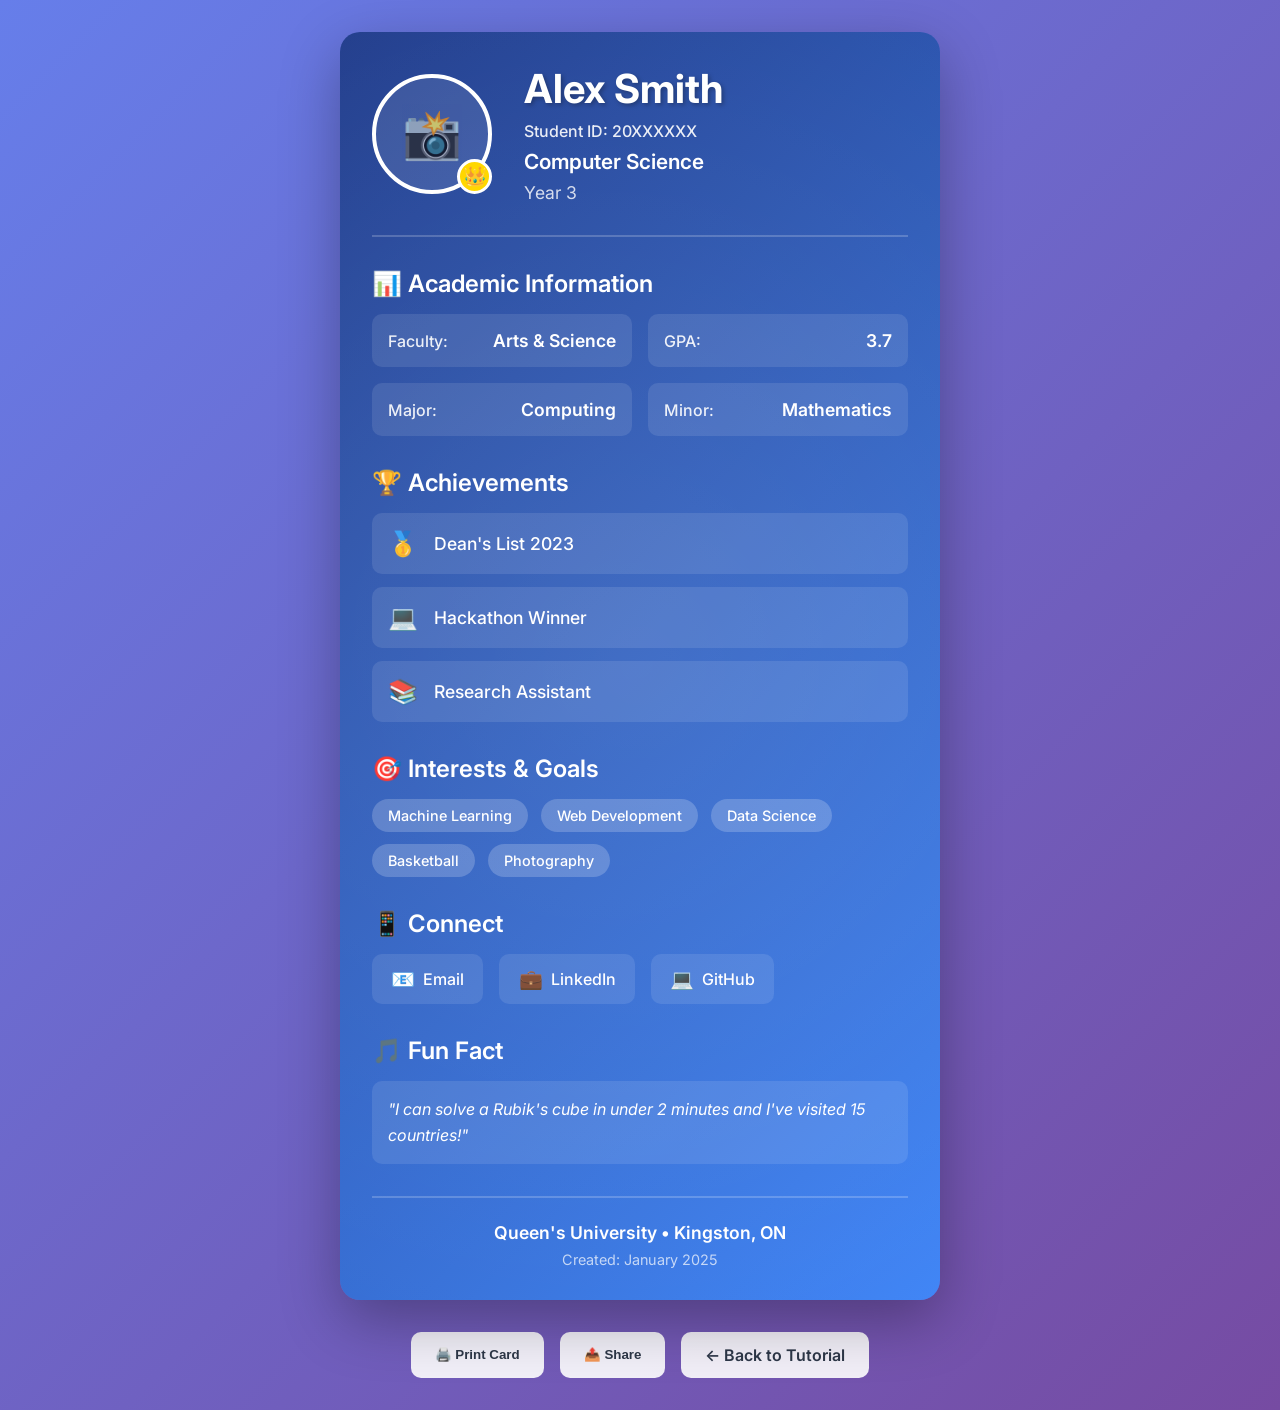
<file: student-card-example.html>
<!DOCTYPE html>
<html lang="en">
<head>
    <meta charset="UTF-8">
    <meta name="viewport" content="width=device-width, initial-scale=1.0">
    <title>Alex Smith - Queen's Student Card</title>
    <link rel="stylesheet" href="student-card.css">
    <link href="https://fonts.googleapis.com/css2?family=Inter:wght@300;400;500;600;700&display=swap" rel="stylesheet">
</head>
<body>
    <div class="student-card">
        <div class="card-header">
            <div class="photo-section">
                <div class="profile-photo">
                    <div class="photo-placeholder">
                        <span>📸</span>
                    </div>
                </div>
                <div class="queens-logo">
                    <span>👑</span>
                </div>
            </div>
            <div class="basic-info">
                <h1>Alex Smith</h1>
                <p class="student-id">Student ID: 20XXXXXX</p>
                <p class="program">Computer Science</p>
                <p class="year">Year 3</p>
            </div>
        </div>

        <div class="academic-info">
            <h2>📊 Academic Information</h2>
            <div class="info-grid">
                <div class="info-item">
                    <span class="label">Faculty:</span>
                    <span class="value">Arts & Science</span>
                </div>
                <div class="info-item">
                    <span class="label">GPA:</span>
                    <span class="value">3.7</span>
                </div>
                <div class="info-item">
                    <span class="label">Major:</span>
                    <span class="value">Computing</span>
                </div>
                <div class="info-item">
                    <span class="label">Minor:</span>
                    <span class="value">Mathematics</span>
                </div>
            </div>
        </div>

        <div class="achievements">
            <h2>🏆 Achievements</h2>
            <div class="achievement-list">
                <div class="achievement">
                    <span class="achievement-icon">🥇</span>
                    <span class="achievement-text">Dean's List 2023</span>
                </div>
                <div class="achievement">
                    <span class="achievement-icon">💻</span>
                    <span class="achievement-text">Hackathon Winner</span>
                </div>
                <div class="achievement">
                    <span class="achievement-icon">📚</span>
                    <span class="achievement-text">Research Assistant</span>
                </div>
            </div>
        </div>

        <div class="interests">
            <h2>🎯 Interests & Goals</h2>
            <div class="interest-tags">
                <span class="tag">Machine Learning</span>
                <span class="tag">Web Development</span>
                <span class="tag">Data Science</span>
                <span class="tag">Basketball</span>
                <span class="tag">Photography</span>
            </div>
        </div>

        <div class="contact-info">
            <h2>📱 Connect</h2>
            <div class="social-links">
                <a href="#" class="social-link">
                    <span class="social-icon">📧</span>
                    <span>Email</span>
                </a>
                <a href="#" class="social-link">
                    <span class="social-icon">💼</span>
                    <span>LinkedIn</span>
                </a>
                <a href="#" class="social-link">
                    <span class="social-icon">💻</span>
                    <span>GitHub</span>
                </a>
            </div>
        </div>

        <div class="fun-fact">
            <h2>🎵 Fun Fact</h2>
            <p>"I can solve a Rubik's cube in under 2 minutes and I've visited 15 countries!"</p>
        </div>

        <div class="card-footer">
            <p class="university">Queen's University • Kingston, ON</p>
            <p class="created-date">Created: January 2025</p>
        </div>
    </div>

    <div class="card-controls">
        <button onclick="window.print()" class="control-btn">🖨️ Print Card</button>
        <button onclick="shareCard()" class="control-btn">📤 Share</button>
        <a href="index.html" class="control-btn">← Back to Tutorial</a>
    </div>

    <script>
        function shareCard() {
            if (navigator.share) {
                navigator.share({
                    title: 'My Queen\'s Student Card',
                    text: 'Check out my personalized Queen\'s University student card!',
                    url: window.location.href
                });
            } else {
                // Fallback for browsers that don't support Web Share API
                const url = window.location.href;
                navigator.clipboard.writeText(url).then(() => {
                    alert('Link copied to clipboard!');
                });
            }
        }

        // Add some interactive animations
        document.addEventListener('DOMContentLoaded', function() {
            const card = document.querySelector('.student-card');
            const infoItems = document.querySelectorAll('.info-item');
            const achievements = document.querySelectorAll('.achievement');
            
            // Add hover effect to info items
            infoItems.forEach(item => {
                item.addEventListener('mouseenter', function() {
                    this.style.transform = 'scale(1.05)';
                });
                item.addEventListener('mouseleave', function() {
                    this.style.transform = 'scale(1)';
                });
            });

            // Add click animation to achievements
            achievements.forEach(achievement => {
                achievement.addEventListener('click', function() {
                    this.style.animation = 'bounce 0.6s ease';
                    setTimeout(() => {
                        this.style.animation = '';
                    }, 600);
                });
            });
        });
    </script>
</body>
</html>
</file>
<file: student-card.css>
/* Student Card Styles */
* {
    margin: 0;
    padding: 0;
    box-sizing: border-box;
}

body {
    font-family: 'Inter', sans-serif;
    background: linear-gradient(135deg, #667eea 0%, #764ba2 100%);
    min-height: 100vh;
    padding: 2rem;
    display: flex;
    flex-direction: column;
    align-items: center;
    justify-content: center;
}

.student-card {
    max-width: 600px;
    width: 100%;
    background: linear-gradient(135deg, #1e3a8a, #3b82f6);
    color: white;
    border-radius: 20px;
    padding: 2rem;
    box-shadow: 0 20px 60px rgba(0, 0, 0, 0.3);
    transition: all 0.3s ease;
    position: relative;
    overflow: hidden;
}

.student-card::before {
    content: '';
    position: absolute;
    top: -50%;
    left: -50%;
    width: 200%;
    height: 200%;
    background: radial-gradient(circle, rgba(255,255,255,0.1) 0%, transparent 70%);
    animation: shimmer 3s infinite;
    pointer-events: none;
}

@keyframes shimmer {
    0% { transform: rotate(0deg); }
    100% { transform: rotate(360deg); }
}

.student-card:hover {
    transform: translateY(-10px) rotateX(5deg);
    box-shadow: 0 25px 80px rgba(0, 0, 0, 0.4);
}

/* Card Header */
.card-header {
    display: flex;
    align-items: center;
    margin-bottom: 2rem;
    padding-bottom: 2rem;
    border-bottom: 2px solid rgba(255, 255, 255, 0.2);
}

.photo-section {
    position: relative;
    margin-right: 2rem;
}

.profile-photo {
    width: 120px;
    height: 120px;
    border-radius: 50%;
    border: 4px solid white;
    overflow: hidden;
    background: rgba(255, 255, 255, 0.1);
    display: flex;
    align-items: center;
    justify-content: center;
    position: relative;
}

.photo-placeholder {
    font-size: 3rem;
    opacity: 0.7;
}

.queens-logo {
    position: absolute;
    bottom: 0;
    right: 0;
    background: #ffd700;
    border-radius: 50%;
    width: 35px;
    height: 35px;
    display: flex;
    align-items: center;
    justify-content: center;
    font-size: 1.2rem;
    border: 3px solid white;
}

.basic-info h1 {
    font-size: 2.5rem;
    font-weight: 700;
    margin-bottom: 0.5rem;
    text-shadow: 2px 2px 4px rgba(0, 0, 0, 0.3);
}

.student-id {
    font-size: 1rem;
    opacity: 0.9;
    font-weight: 500;
}

.program {
    font-size: 1.3rem;
    font-weight: 600;
    margin: 0.5rem 0;
}

.year {
    font-size: 1.1rem;
    opacity: 0.8;
}

/* Academic Info */
.academic-info {
    margin-bottom: 2rem;
}

.academic-info h2 {
    font-size: 1.5rem;
    margin-bottom: 1rem;
    font-weight: 600;
}

.info-grid {
    display: grid;
    grid-template-columns: repeat(auto-fit, minmax(200px, 1fr));
    gap: 1rem;
}

.info-item {
    background: rgba(255, 255, 255, 0.1);
    padding: 1rem;
    border-radius: 10px;
    display: flex;
    justify-content: space-between;
    align-items: center;
    transition: all 0.3s ease;
    cursor: pointer;
}

.info-item:hover {
    background: rgba(255, 255, 255, 0.2);
    transform: translateY(-2px);
}

.label {
    font-weight: 500;
    opacity: 0.9;
}

.value {
    font-weight: 600;
    font-size: 1.1rem;
}

/* Achievements */
.achievements {
    margin-bottom: 2rem;
}

.achievements h2 {
    font-size: 1.5rem;
    margin-bottom: 1rem;
    font-weight: 600;
}

.achievement-list {
    display: flex;
    flex-direction: column;
    gap: 0.8rem;
}

.achievement {
    display: flex;
    align-items: center;
    background: rgba(255, 255, 255, 0.1);
    padding: 1rem;
    border-radius: 10px;
    transition: all 0.3s ease;
    cursor: pointer;
}

.achievement:hover {
    background: rgba(255, 255, 255, 0.2);
    transform: translateX(10px);
}

.achievement-icon {
    font-size: 1.5rem;
    margin-right: 1rem;
}

.achievement-text {
    font-weight: 500;
    font-size: 1.1rem;
}

@keyframes bounce {
    0%, 20%, 60%, 100% { transform: translateY(0); }
    40% { transform: translateY(-10px); }
    80% { transform: translateY(-5px); }
}

/* Interests */
.interests {
    margin-bottom: 2rem;
}

.interests h2 {
    font-size: 1.5rem;
    margin-bottom: 1rem;
    font-weight: 600;
}

.interest-tags {
    display: flex;
    flex-wrap: wrap;
    gap: 0.8rem;
}

.tag {
    background: rgba(255, 255, 255, 0.2);
    padding: 0.5rem 1rem;
    border-radius: 20px;
    font-size: 0.9rem;
    font-weight: 500;
    transition: all 0.3s ease;
    cursor: pointer;
}

.tag:hover {
    background: rgba(255, 255, 255, 0.3);
    transform: scale(1.05);
}

/* Contact Info */
.contact-info {
    margin-bottom: 2rem;
}

.contact-info h2 {
    font-size: 1.5rem;
    margin-bottom: 1rem;
    font-weight: 600;
}

.social-links {
    display: flex;
    gap: 1rem;
    flex-wrap: wrap;
}

.social-link {
    display: flex;
    align-items: center;
    background: rgba(255, 255, 255, 0.1);
    padding: 0.8rem 1.2rem;
    border-radius: 10px;
    text-decoration: none;
    color: white;
    transition: all 0.3s ease;
    font-weight: 500;
}

.social-link:hover {
    background: rgba(255, 255, 255, 0.2);
    transform: translateY(-3px);
}

.social-icon {
    margin-right: 0.5rem;
    font-size: 1.2rem;
}

/* Fun Fact */
.fun-fact {
    margin-bottom: 2rem;
}

.fun-fact h2 {
    font-size: 1.5rem;
    margin-bottom: 1rem;
    font-weight: 600;
}

.fun-fact p {
    background: rgba(255, 255, 255, 0.1);
    padding: 1rem;
    border-radius: 10px;
    font-style: italic;
    font-size: 1rem;
    line-height: 1.6;
}

/* Card Footer */
.card-footer {
    text-align: center;
    padding-top: 1.5rem;
    border-top: 2px solid rgba(255, 255, 255, 0.2);
}

.university {
    font-weight: 600;
    font-size: 1.1rem;
    margin-bottom: 0.5rem;
}

.created-date {
    opacity: 0.7;
    font-size: 0.9rem;
}

/* Card Controls */
.card-controls {
    margin-top: 2rem;
    display: flex;
    gap: 1rem;
    justify-content: center;
    flex-wrap: wrap;
}

.control-btn {
    background: rgba(255, 255, 255, 0.9);
    color: #2d3748;
    border: none;
    padding: 0.8rem 1.5rem;
    border-radius: 10px;
    font-weight: 600;
    cursor: pointer;
    transition: all 0.3s ease;
    text-decoration: none;
    display: inline-block;
}

.control-btn:hover {
    background: white;
    transform: translateY(-3px);
    box-shadow: 0 10px 30px rgba(0, 0, 0, 0.2);
}

/* Responsive Design */
@media (max-width: 768px) {
    body {
        padding: 1rem;
    }
    
    .student-card {
        padding: 1.5rem;
    }
    
    .card-header {
        flex-direction: column;
        text-align: center;
    }
    
    .photo-section {
        margin-right: 0;
        margin-bottom: 1rem;
    }
    
    .basic-info h1 {
        font-size: 2rem;
    }
    
    .info-grid {
        grid-template-columns: 1fr;
    }
    
    .social-links {
        justify-content: center;
    }
    
    .interest-tags {
        justify-content: center;
    }
    
    .card-controls {
        flex-direction: column;
        align-items: center;
    }
    
    .control-btn {
        width: 100%;
        max-width: 300px;
    }
}

@media (max-width: 480px) {
    .profile-photo {
        width: 100px;
        height: 100px;
    }
    
    .basic-info h1 {
        font-size: 1.5rem;
    }
    
    .achievement {
        flex-direction: column;
        text-align: center;
    }
    
    .achievement-icon {
        margin-right: 0;
        margin-bottom: 0.5rem;
    }
}
</file>
